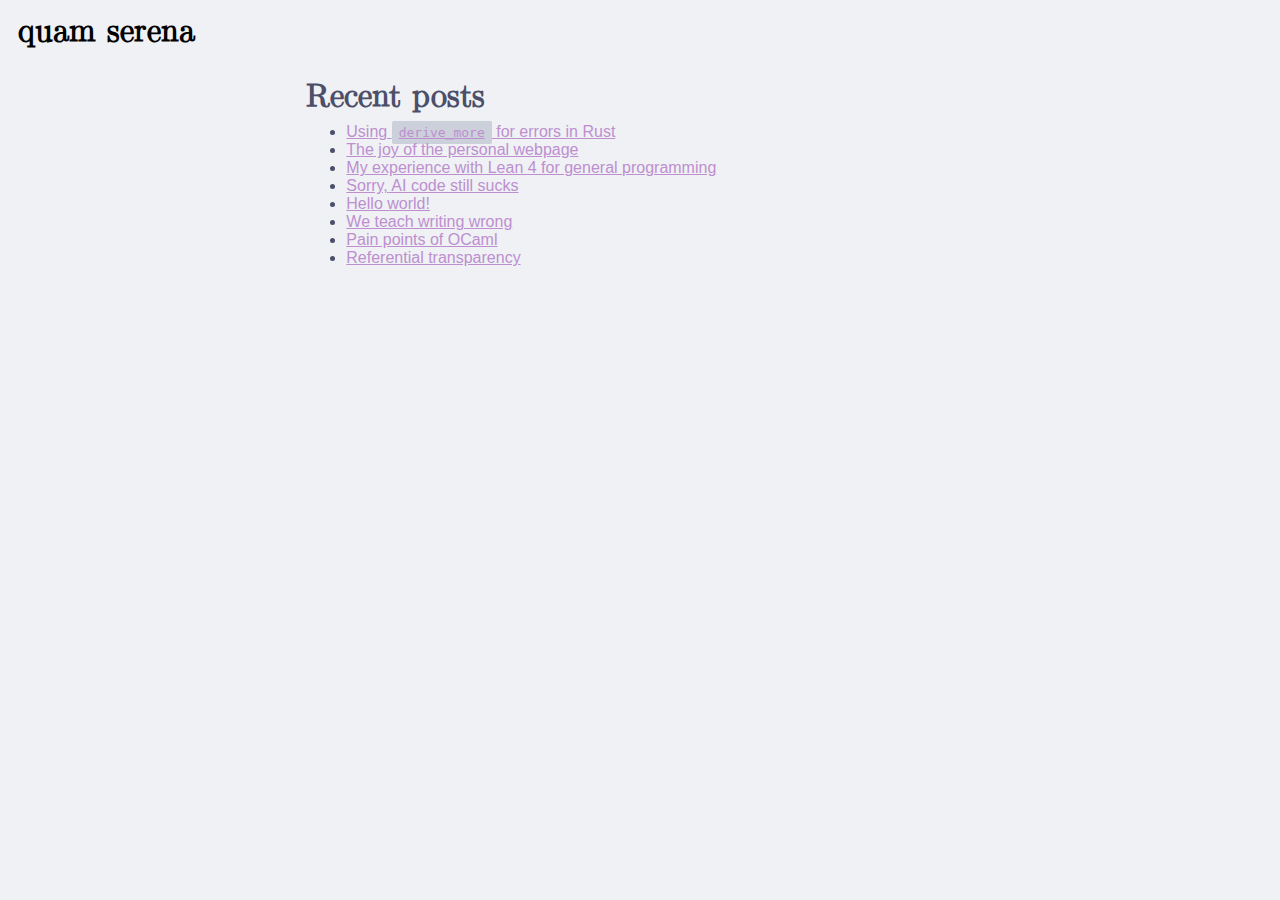
<file: index.html>
<!DOCTYPE html><html><head><meta name="viewport" content="width=device-width, height=device-height, initial-scale=1"><link rel="stylesheet" href="/main.css"><title>quam serena</title><link rel="icon" type="image/png" href="/favicon-96x96.png" sizes="96x96"><link rel="icon" type="image/svg+xml" href="/favicon.svg"><link rel="shortcut icon" href="/favicon.ico"><link rel="apple-touch-icon" sizes="180x180" href="/apple-touch-icon.png"><meta name="apple-mobile-web-app-title" content="quam serena"><link rel="manifest" href="/site.webmanifest"></head><body><header><h1><a style="all: unset; cursor: pointer" href="/">quam serena</a></h1></header><main><article><h1>Recent posts</h1><ul class="post-listing"><li><a href="2025-08-02/using-derive-more-for-errors-in-rust"><p>Using <code>derive_more</code> for errors in Rust</p>
</a></li><li><a href="2025-08-14/the-joy-of-the-personal-webpage"><p>The joy of the personal webpage</p>
</a></li><li><a href="2025-12-10/my-experience-with-lean-4-for-general-programming"><p>My experience with Lean 4 for general programming</p>
</a></li><li><a href="2025-11-13/sorry-ai-code-still-sucks"><p>Sorry, AI code still sucks</p>
</a></li><li><a href="2025-08-02/hello-world"><p>Hello world!</p>
</a></li><li><a href="2025-08-04/we-teach-writing-wrong"><p>We teach writing wrong</p>
</a></li><li><a href="2025-11-03/pain-points-of-ocaml"><p>Pain points of OCaml</p>
</a></li><li><a href="2025-11-15/referential-transparency"><p>Referential transparency</p>
</a></li></ul></article><div class="bottom-spacer"></div></main></body></html>
</file>
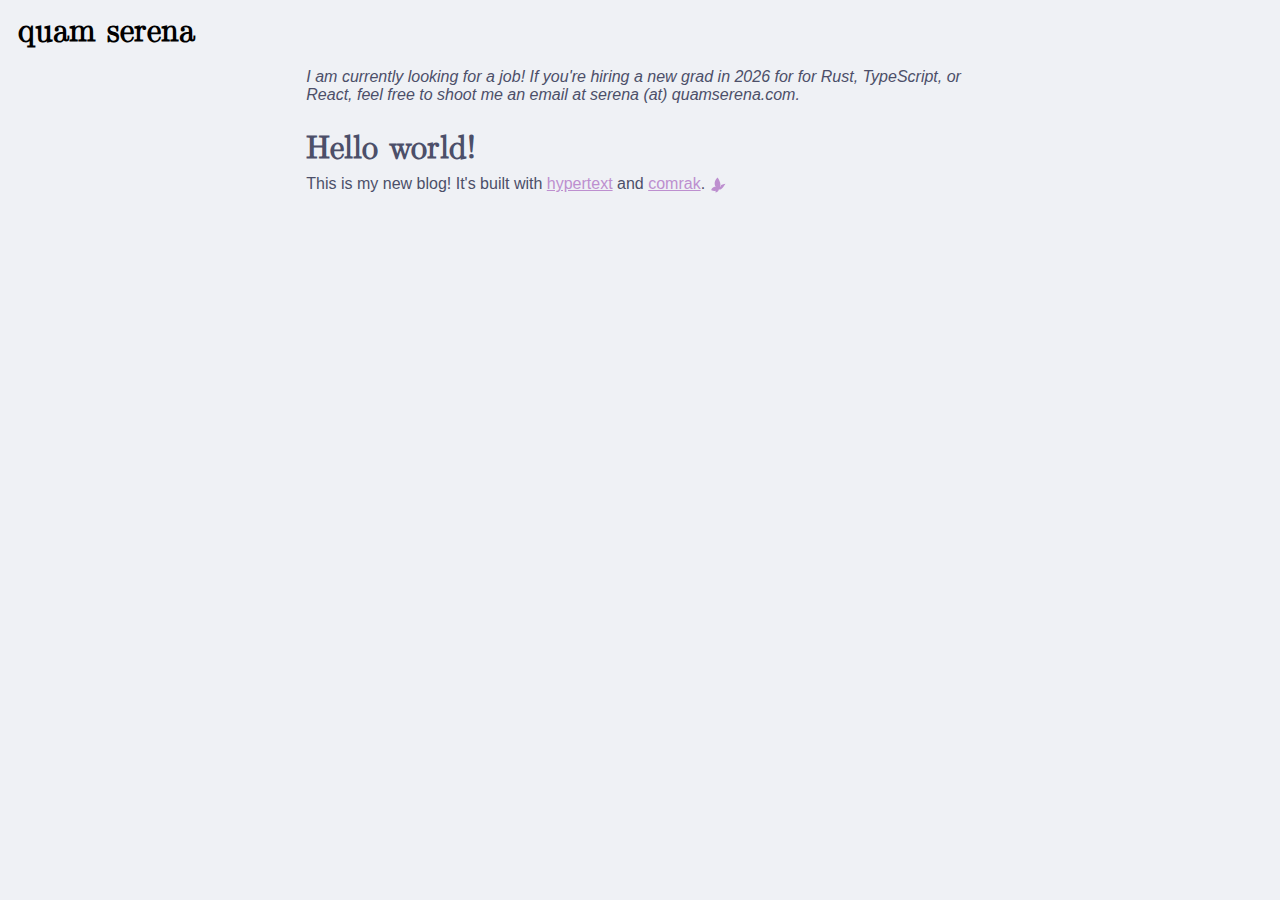
<file: 2025-08-02/hello-world.html>
<!DOCTYPE html><html><head><meta name="viewport" content="width=device-width, height=device-height, initial-scale=1"><link rel="stylesheet" href="/main.css"><title>Hello world!
</title><link rel="icon" type="image/png" href="/favicon-96x96.png" sizes="96x96"><link rel="icon" type="image/svg+xml" href="/favicon.svg"><link rel="shortcut icon" href="/favicon.ico"><link rel="apple-touch-icon" sizes="180x180" href="/apple-touch-icon.png"><meta name="apple-mobile-web-app-title" content="quam serena"><link rel="manifest" href="/site.webmanifest"></head><body><header><h1><a style="all: unset; cursor: pointer" href="/">quam serena</a></h1></header><main><article><p><em>I am currently looking for a job! If you're hiring a new grad in 2026 for for Rust, TypeScript, or React, feel free to shoot me an email at serena (at) quamserena.com.</em></p>
<h1>Hello world!</h1>
<p>This is my new blog! It's built with <a href="https://lib.rs/crates/hypertext">hypertext</a> and <a href="https://lib.rs/crates/comrak">comrak</a>.<img src="/butterfly.svg" class="butterfly qed"/></p></article><div class="bottom-spacer"></div></main></body></html>
</file>
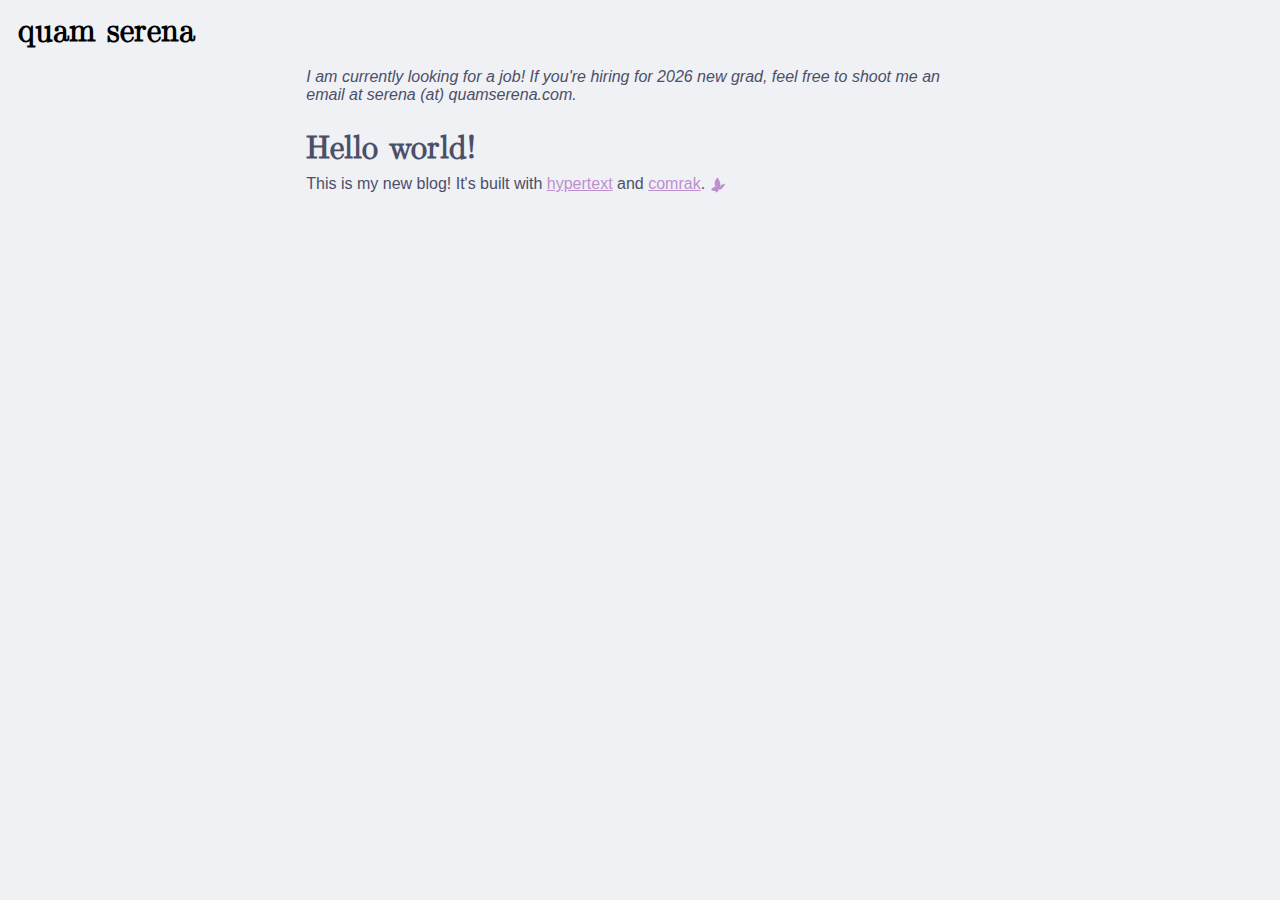
<file: 2025-08-02/i-am-currently-looking-for-a-job-if-you-re-hiring-for-2026-new-grad-feel-free-to-shoot-me-an-email-at-serena-at-quamserena-com-hello-world.html>
<!DOCTYPE html><html><head><meta name="viewport" content="width=device-width, height=device-height, initial-scale=1"><link rel="stylesheet" href="/main.css"><title>I am currently looking for a job! If you're hiring for 2026 new grad, feel free to shoot me an email at serena (at) quamserena.com. Hello world!
</title><link rel="icon" type="image/png" href="/favicon-96x96.png" sizes="96x96"><link rel="icon" type="image/svg+xml" href="/favicon.svg"><link rel="shortcut icon" href="/favicon.ico"><link rel="apple-touch-icon" sizes="180x180" href="/apple-touch-icon.png"><meta name="apple-mobile-web-app-title" content="quam serena"><link rel="manifest" href="/site.webmanifest"></head><body><header><h1><a style="all: unset; cursor: pointer" href="/">quam serena</a></h1></header><main><article><p><em>I am currently looking for a job! If you're hiring for 2026 new grad, feel free to shoot me an email at serena (at) quamserena.com.</em></p>
<h1>Hello world!</h1>
<p>This is my new blog! It's built with <a href="https://lib.rs/crates/hypertext">hypertext</a> and <a href="https://lib.rs/crates/comrak">comrak</a>.<img src="/butterfly.svg" class="butterfly qed"/></p></article><div class="bottom-spacer"></div></main></body></html>
</file>
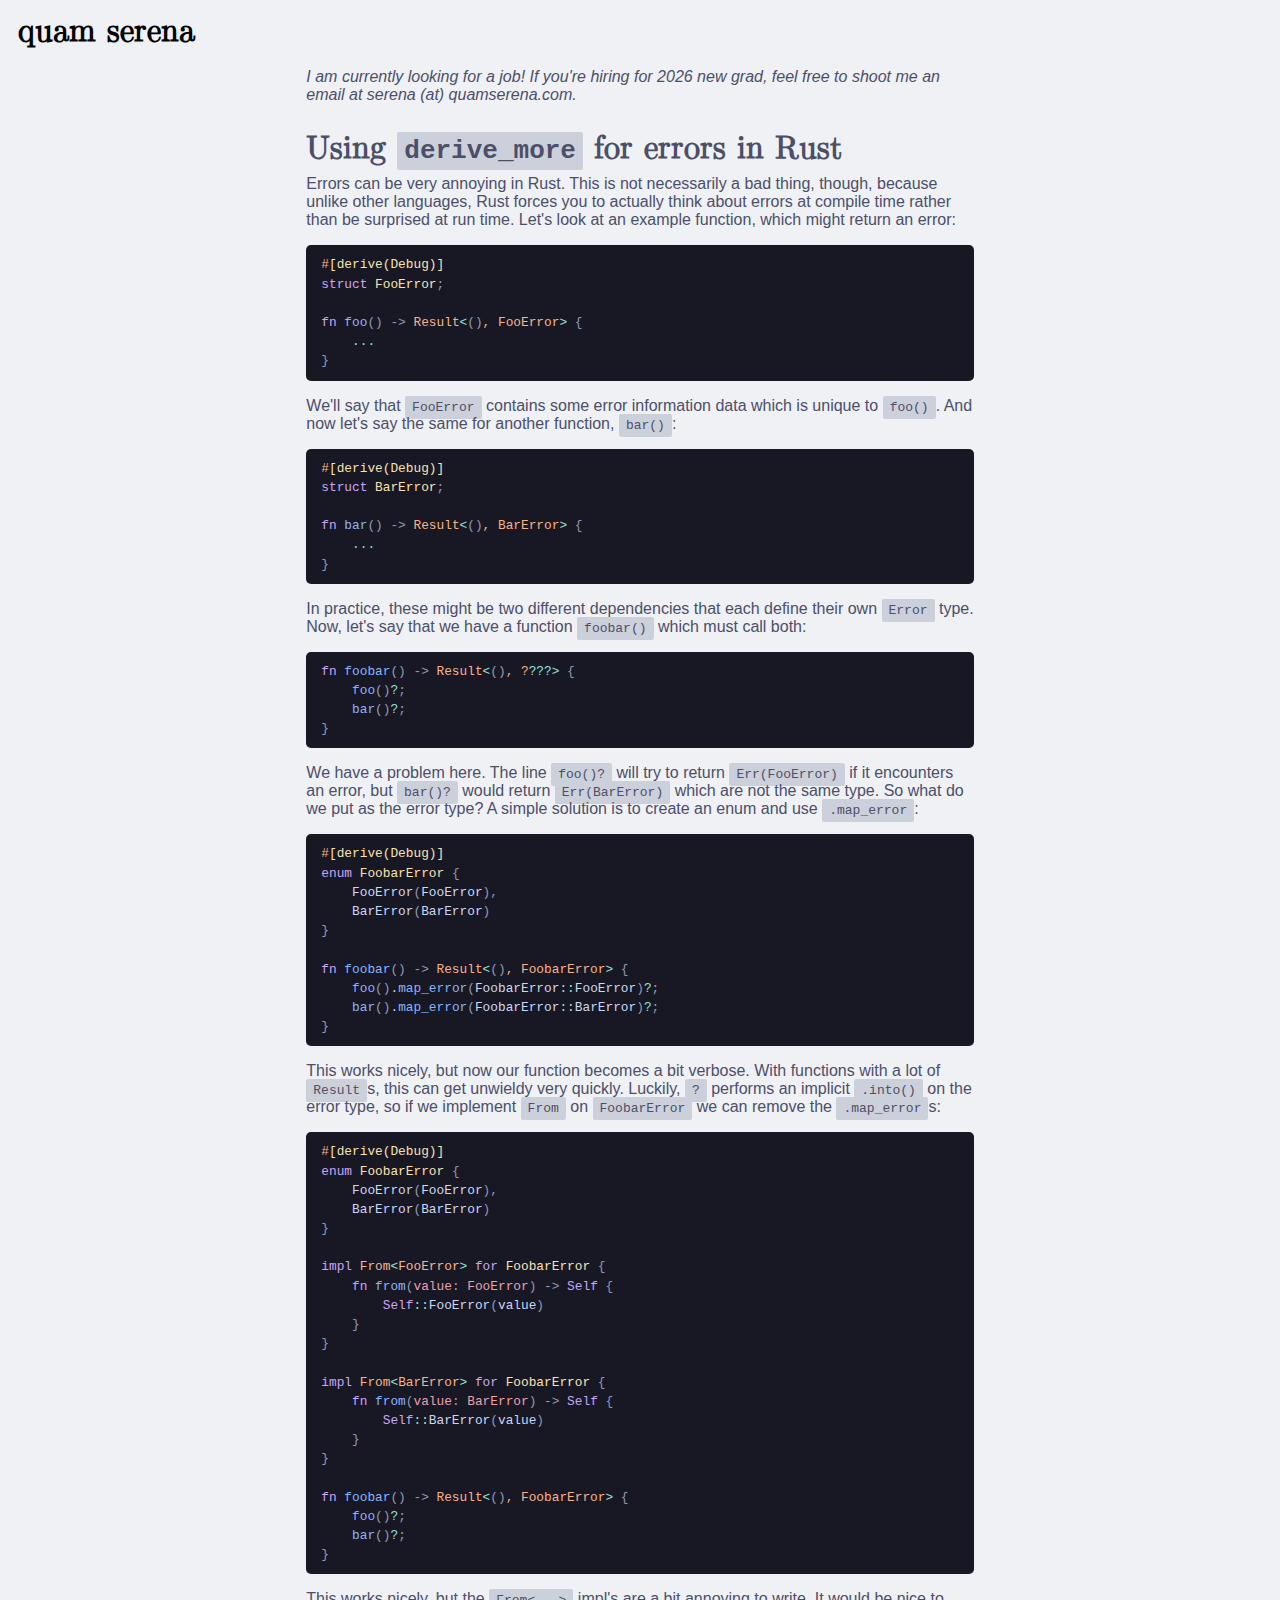
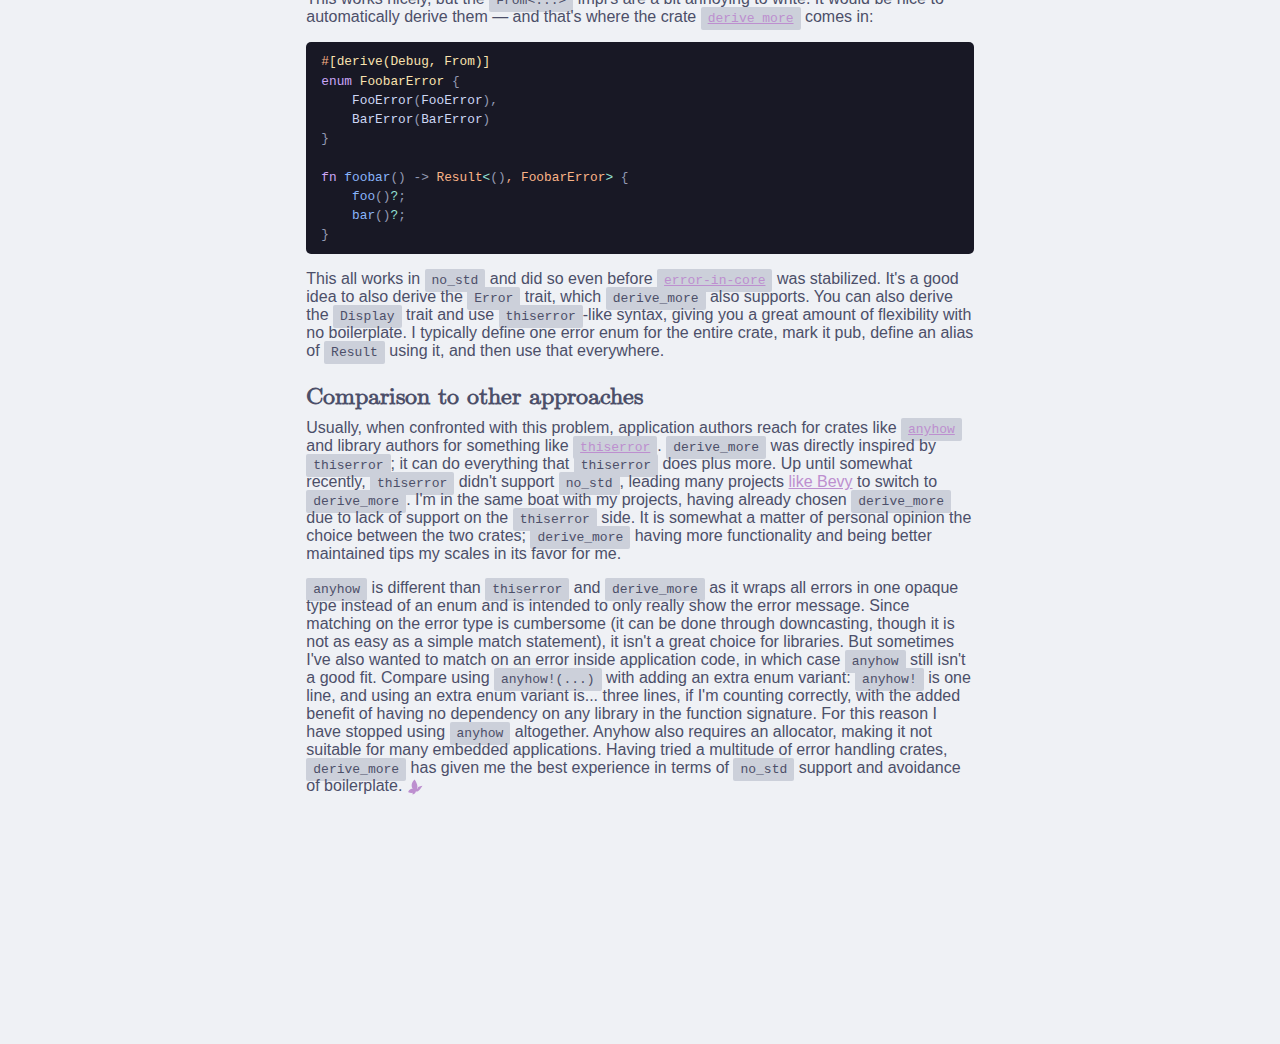
<file: 2025-08-02/i-am-currently-looking-for-a-job-if-you-re-hiring-for-2026-new-grad-feel-free-to-shoot-me-an-email-at-serena-at-quamserena-com-using-derive-more-for-errors-in-rust.html>
<!DOCTYPE html><html><head><meta name="viewport" content="width=device-width, height=device-height, initial-scale=1"><link rel="stylesheet" href="/main.css"><title>I am currently looking for a job! If you're hiring for 2026 new grad, feel free to shoot me an email at serena (at) quamserena.com. Using derive_more for errors in Rust
</title><link rel="icon" type="image/png" href="/favicon-96x96.png" sizes="96x96"><link rel="icon" type="image/svg+xml" href="/favicon.svg"><link rel="shortcut icon" href="/favicon.ico"><link rel="apple-touch-icon" sizes="180x180" href="/apple-touch-icon.png"><meta name="apple-mobile-web-app-title" content="quam serena"><link rel="manifest" href="/site.webmanifest"></head><body><header><h1><a style="all: unset; cursor: pointer" href="/">quam serena</a></h1></header><main><article><p><em>I am currently looking for a job! If you're hiring for 2026 new grad, feel free to shoot me an email at serena (at) quamserena.com.</em></p>
<h1>Using <code>derive_more</code> for errors in Rust</h1>
<p>Errors can be very annoying in Rust. This is not necessarily a bad thing, though, because unlike other languages, Rust forces you to actually think about errors at compile time rather than be surprised at run time. Let's look at an example function, which might return an error:</p>
<pre style="background-color:#1e1e2e;"><code class="language-rust"><span style="color:#fab387;">#</span><span style="color:#f9e2af;">[derive(Debug)]
</span><span style="color:#cba6f7;">struct </span><span style="color:#f9e2af;">FooError</span><span style="color:#9399b2;">;
</span><span style="color:#cdd6f4;">
</span><span style="color:#cba6f7;">fn </span><span style="color:#89b4fa;">foo</span><span style="color:#9399b2;">() -&gt; </span><span style="color:#fab387;">Result</span><span style="color:#94e2d5;">&lt;</span><span style="color:#9399b2;">()</span><span style="color:#fab387;">, FooError</span><span style="color:#94e2d5;">&gt; </span><span style="color:#9399b2;">{
</span><span style="color:#cdd6f4;">    </span><span style="color:#94e2d5;">...
</span><span style="color:#9399b2;">}
</span></code></pre>
<p>We'll say that <code>FooError</code> contains some error information data which is unique to <code>foo()</code>. And now let's say the same for another function, <code>bar()</code>:</p>
<pre style="background-color:#1e1e2e;"><code class="language-rust"><span style="color:#fab387;">#</span><span style="color:#f9e2af;">[derive(Debug)]
</span><span style="color:#cba6f7;">struct </span><span style="color:#f9e2af;">BarError</span><span style="color:#9399b2;">;
</span><span style="color:#cdd6f4;">
</span><span style="color:#cba6f7;">fn </span><span style="color:#89b4fa;">bar</span><span style="color:#9399b2;">() -&gt; </span><span style="color:#fab387;">Result</span><span style="color:#94e2d5;">&lt;</span><span style="color:#9399b2;">()</span><span style="color:#fab387;">, BarError</span><span style="color:#94e2d5;">&gt; </span><span style="color:#9399b2;">{
</span><span style="color:#cdd6f4;">    </span><span style="color:#94e2d5;">...
</span><span style="color:#9399b2;">}
</span></code></pre>
<p>In practice, these might be two different dependencies that each define their own <code>Error</code> type. Now, let's say that we have a function <code>foobar()</code> which must call both:</p>
<pre style="background-color:#1e1e2e;"><code class="language-rust"><span style="color:#cba6f7;">fn </span><span style="color:#89b4fa;">foobar</span><span style="color:#9399b2;">() -&gt; </span><span style="color:#fab387;">Result</span><span style="color:#94e2d5;">&lt;</span><span style="color:#9399b2;">()</span><span style="color:#fab387;">, ?</span><span style="color:#94e2d5;">???&gt; </span><span style="color:#9399b2;">{
</span><span style="color:#cdd6f4;">    </span><span style="color:#89b4fa;">foo</span><span style="color:#9399b2;">()</span><span style="color:#94e2d5;">?</span><span style="color:#9399b2;">;
</span><span style="color:#cdd6f4;">    </span><span style="color:#89b4fa;">bar</span><span style="color:#9399b2;">()</span><span style="color:#94e2d5;">?</span><span style="color:#9399b2;">;
</span><span style="color:#9399b2;">}
</span></code></pre>
<p>We have a problem here. The line <code>foo()?</code> will try to return <code>Err(FooError)</code> if it encounters an error, but <code>bar()?</code> would return <code>Err(BarError)</code> which are not the same type. So what do we put as the error type? A simple solution is to create an enum and use <code>.map_error</code>:</p>
<pre style="background-color:#1e1e2e;"><code class="language-rust"><span style="color:#fab387;">#</span><span style="color:#f9e2af;">[derive(Debug)]
</span><span style="color:#cba6f7;">enum </span><span style="color:#f9e2af;">FoobarError </span><span style="color:#9399b2;">{
</span><span style="color:#cdd6f4;">    FooError</span><span style="color:#9399b2;">(</span><span style="color:#cdd6f4;">FooError</span><span style="color:#9399b2;">),
</span><span style="color:#cdd6f4;">    BarError</span><span style="color:#9399b2;">(</span><span style="color:#cdd6f4;">BarError</span><span style="color:#9399b2;">)
</span><span style="color:#9399b2;">}
</span><span style="color:#cdd6f4;">
</span><span style="color:#cba6f7;">fn </span><span style="color:#89b4fa;">foobar</span><span style="color:#9399b2;">() -&gt; </span><span style="color:#fab387;">Result</span><span style="color:#94e2d5;">&lt;</span><span style="color:#9399b2;">()</span><span style="color:#fab387;">, FoobarError</span><span style="color:#94e2d5;">&gt; </span><span style="color:#9399b2;">{
</span><span style="color:#cdd6f4;">    </span><span style="color:#89b4fa;">foo</span><span style="color:#9399b2;">()</span><span style="color:#cdd6f4;">.</span><span style="color:#89b4fa;">map_error</span><span style="color:#9399b2;">(</span><span style="color:#cdd6f4;">FoobarError</span><span style="color:#94e2d5;">::</span><span style="color:#cdd6f4;">FooError</span><span style="color:#9399b2;">)</span><span style="color:#94e2d5;">?</span><span style="color:#9399b2;">;
</span><span style="color:#cdd6f4;">    </span><span style="color:#89b4fa;">bar</span><span style="color:#9399b2;">()</span><span style="color:#cdd6f4;">.</span><span style="color:#89b4fa;">map_error</span><span style="color:#9399b2;">(</span><span style="color:#cdd6f4;">FoobarError</span><span style="color:#94e2d5;">::</span><span style="color:#cdd6f4;">BarError</span><span style="color:#9399b2;">)</span><span style="color:#94e2d5;">?</span><span style="color:#9399b2;">;
</span><span style="color:#9399b2;">}
</span></code></pre>
<p>This works nicely, but now our function becomes a bit verbose. With functions with a lot of <code>Result</code>s, this can get unwieldy very quickly. Luckily, <code>?</code> performs an implicit <code>.into()</code> on the error type, so if we implement <code>From</code> on <code>FoobarError</code> we can remove the <code>.map_error</code>s:</p>
<pre style="background-color:#1e1e2e;"><code class="language-rust"><span style="color:#fab387;">#</span><span style="color:#f9e2af;">[derive(Debug)]
</span><span style="color:#cba6f7;">enum </span><span style="color:#f9e2af;">FoobarError </span><span style="color:#9399b2;">{
</span><span style="color:#cdd6f4;">    FooError</span><span style="color:#9399b2;">(</span><span style="color:#cdd6f4;">FooError</span><span style="color:#9399b2;">),
</span><span style="color:#cdd6f4;">    BarError</span><span style="color:#9399b2;">(</span><span style="color:#cdd6f4;">BarError</span><span style="color:#9399b2;">)
</span><span style="color:#9399b2;">}
</span><span style="color:#cdd6f4;">
</span><span style="color:#cba6f7;">impl </span><span style="color:#fab387;">From</span><span style="color:#94e2d5;">&lt;</span><span style="color:#fab387;">FooError</span><span style="color:#94e2d5;">&gt; </span><span style="color:#cba6f7;">for </span><span style="color:#f9e2af;">FoobarError </span><span style="color:#9399b2;">{
</span><span style="color:#cdd6f4;">    </span><span style="color:#cba6f7;">fn </span><span style="color:#89b4fa;">from</span><span style="color:#9399b2;">(</span><span style="color:#eba0ac;">value</span><span style="color:#9399b2;">:</span><span style="color:#eba0ac;"> FooError</span><span style="color:#9399b2;">) -&gt; </span><span style="color:#cba6f7;">Self </span><span style="color:#9399b2;">{
</span><span style="color:#cdd6f4;">        </span><span style="color:#cba6f7;">Self</span><span style="color:#94e2d5;">::</span><span style="color:#cdd6f4;">FooError</span><span style="color:#9399b2;">(</span><span style="color:#cdd6f4;">value</span><span style="color:#9399b2;">)
</span><span style="color:#cdd6f4;">    </span><span style="color:#9399b2;">}
</span><span style="color:#9399b2;">}
</span><span style="color:#cdd6f4;">
</span><span style="color:#cba6f7;">impl </span><span style="color:#fab387;">From</span><span style="color:#94e2d5;">&lt;</span><span style="color:#fab387;">BarError</span><span style="color:#94e2d5;">&gt; </span><span style="color:#cba6f7;">for </span><span style="color:#f9e2af;">FoobarError </span><span style="color:#9399b2;">{
</span><span style="color:#cdd6f4;">    </span><span style="color:#cba6f7;">fn </span><span style="color:#89b4fa;">from</span><span style="color:#9399b2;">(</span><span style="color:#eba0ac;">value</span><span style="color:#9399b2;">:</span><span style="color:#eba0ac;"> BarError</span><span style="color:#9399b2;">) -&gt; </span><span style="color:#cba6f7;">Self </span><span style="color:#9399b2;">{
</span><span style="color:#cdd6f4;">        </span><span style="color:#cba6f7;">Self</span><span style="color:#94e2d5;">::</span><span style="color:#cdd6f4;">BarError</span><span style="color:#9399b2;">(</span><span style="color:#cdd6f4;">value</span><span style="color:#9399b2;">)
</span><span style="color:#cdd6f4;">    </span><span style="color:#9399b2;">}
</span><span style="color:#9399b2;">}
</span><span style="color:#cdd6f4;">
</span><span style="color:#cba6f7;">fn </span><span style="color:#89b4fa;">foobar</span><span style="color:#9399b2;">() -&gt; </span><span style="color:#fab387;">Result</span><span style="color:#94e2d5;">&lt;</span><span style="color:#9399b2;">()</span><span style="color:#fab387;">, FoobarError</span><span style="color:#94e2d5;">&gt; </span><span style="color:#9399b2;">{
</span><span style="color:#cdd6f4;">    </span><span style="color:#89b4fa;">foo</span><span style="color:#9399b2;">()</span><span style="color:#94e2d5;">?</span><span style="color:#9399b2;">;
</span><span style="color:#cdd6f4;">    </span><span style="color:#89b4fa;">bar</span><span style="color:#9399b2;">()</span><span style="color:#94e2d5;">?</span><span style="color:#9399b2;">;
</span><span style="color:#9399b2;">}
</span></code></pre>
<p>This works nicely, but the <code>From&lt;...&gt;</code> impl's are a bit annoying to write. It would be nice to automatically derive them — and that's where the crate <a href="https://lib.rs/crates/derive_more"><code>derive_more</code></a> comes in:</p>
<pre style="background-color:#1e1e2e;"><code class="language-rust"><span style="color:#fab387;">#</span><span style="color:#f9e2af;">[derive(Debug, From)]
</span><span style="color:#cba6f7;">enum </span><span style="color:#f9e2af;">FoobarError </span><span style="color:#9399b2;">{
</span><span style="color:#cdd6f4;">    FooError</span><span style="color:#9399b2;">(</span><span style="color:#cdd6f4;">FooError</span><span style="color:#9399b2;">),
</span><span style="color:#cdd6f4;">    BarError</span><span style="color:#9399b2;">(</span><span style="color:#cdd6f4;">BarError</span><span style="color:#9399b2;">)
</span><span style="color:#9399b2;">}
</span><span style="color:#cdd6f4;">
</span><span style="color:#cba6f7;">fn </span><span style="color:#89b4fa;">foobar</span><span style="color:#9399b2;">() -&gt; </span><span style="color:#fab387;">Result</span><span style="color:#94e2d5;">&lt;</span><span style="color:#9399b2;">()</span><span style="color:#fab387;">, FoobarError</span><span style="color:#94e2d5;">&gt; </span><span style="color:#9399b2;">{
</span><span style="color:#cdd6f4;">    </span><span style="color:#89b4fa;">foo</span><span style="color:#9399b2;">()</span><span style="color:#94e2d5;">?</span><span style="color:#9399b2;">;
</span><span style="color:#cdd6f4;">    </span><span style="color:#89b4fa;">bar</span><span style="color:#9399b2;">()</span><span style="color:#94e2d5;">?</span><span style="color:#9399b2;">;
</span><span style="color:#9399b2;">}
</span></code></pre>
<p>This all works in <code>no_std</code> and did so even before <a href="https://github.com/rust-lang/rust/issues/103765#issuecomment-2155244052"><code>error-in-core</code></a> was stabilized. It's a good idea to also derive the <code>Error</code> trait, which <code>derive_more</code> also supports. You can also derive the <code>Display</code> trait and use <code>thiserror</code>-like syntax, giving you a great amount of flexibility with no boilerplate. I typically define one error enum for the entire crate, mark it pub, define an alias of <code>Result</code> using it, and then use that everywhere.</p>
<h2>Comparison to other approaches</h2>
<p>Usually, when confronted with this problem, application authors reach for crates like <a href="https://lib.rs/crates/anyhow"><code>anyhow</code></a> and library authors for something like <a href="https://lib.rs/crates/thiserror"><code>thiserror</code></a>. <code>derive_more</code> was directly inspired by <code>thiserror</code>; it can do everything that <code>thiserror</code> does plus more. Up until somewhat recently, <code>thiserror</code> didn't support <code>no_std</code>, leading many projects <a href="https://github.com/bevyengine/bevy/issues/15460">like Bevy</a> to switch to <code>derive_more</code>. I'm in the same boat with my projects, having already chosen <code>derive_more</code> due to lack of support on the <code>thiserror</code> side. It is somewhat a matter of personal opinion the choice between the two crates; <code>derive_more</code> having more functionality and being better maintained tips my scales in its favor for me.</p>
<p><code>anyhow</code> is different than <code>thiserror</code> and <code>derive_more</code> as it wraps all errors in one opaque type instead of an enum and is intended to only really show the error message. Since matching on the error type is cumbersome (it can be done through downcasting, though it is not as easy as a simple match statement), it isn't a great choice for libraries. But sometimes I've also wanted to match on an error inside application code, in which case <code>anyhow</code> still isn't a good fit. Compare using <code>anyhow!(...)</code> with adding an extra enum variant: <code>anyhow!</code> is one line, and using an extra enum variant is... three lines, if I'm counting correctly, with the added benefit of having no dependency on any library in the function signature. For this reason I have stopped using <code>anyhow</code> altogether. Anyhow also requires an allocator, making it not suitable for many embedded applications. Having tried a multitude of error handling crates, <code>derive_more</code> has given me the best experience in terms of <code>no_std</code> support and avoidance of boilerplate.<img src="/butterfly.svg" class="butterfly qed"/></p></article><div class="bottom-spacer"></div></main></body></html>
</file>
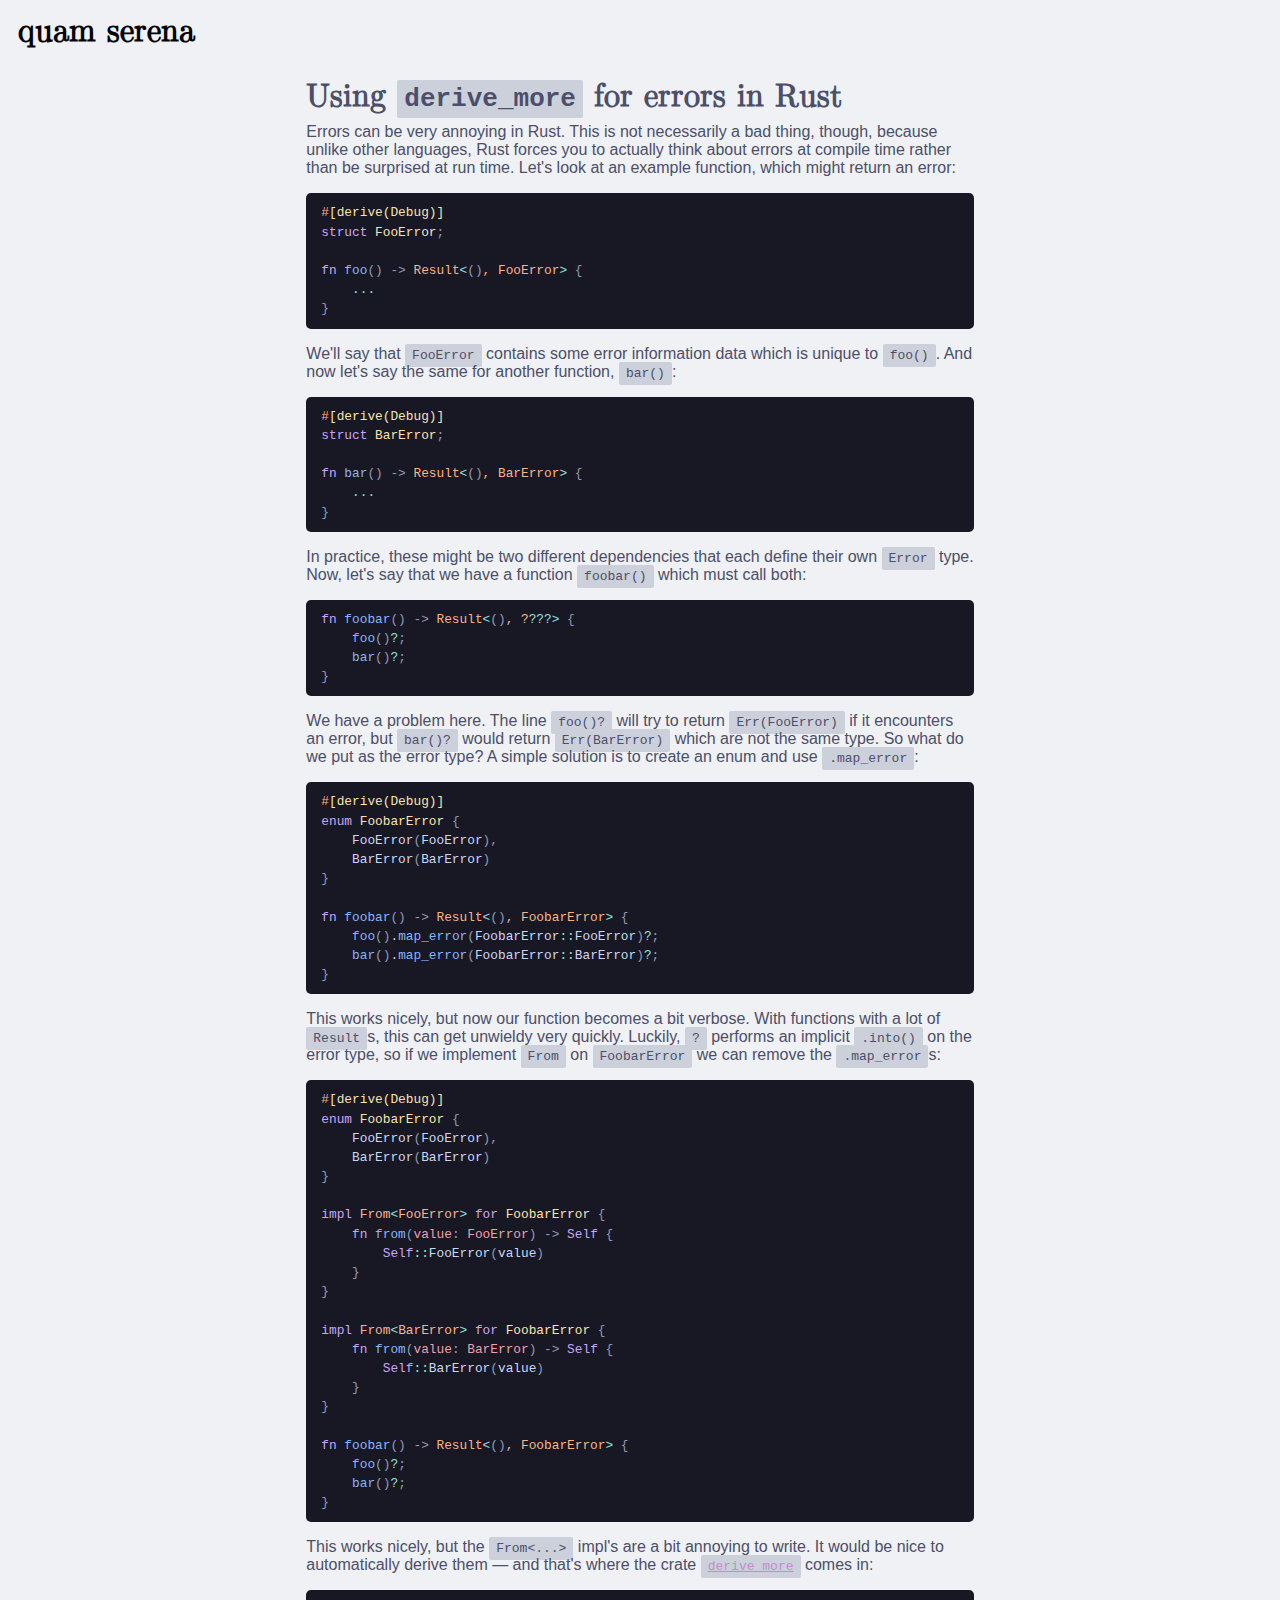
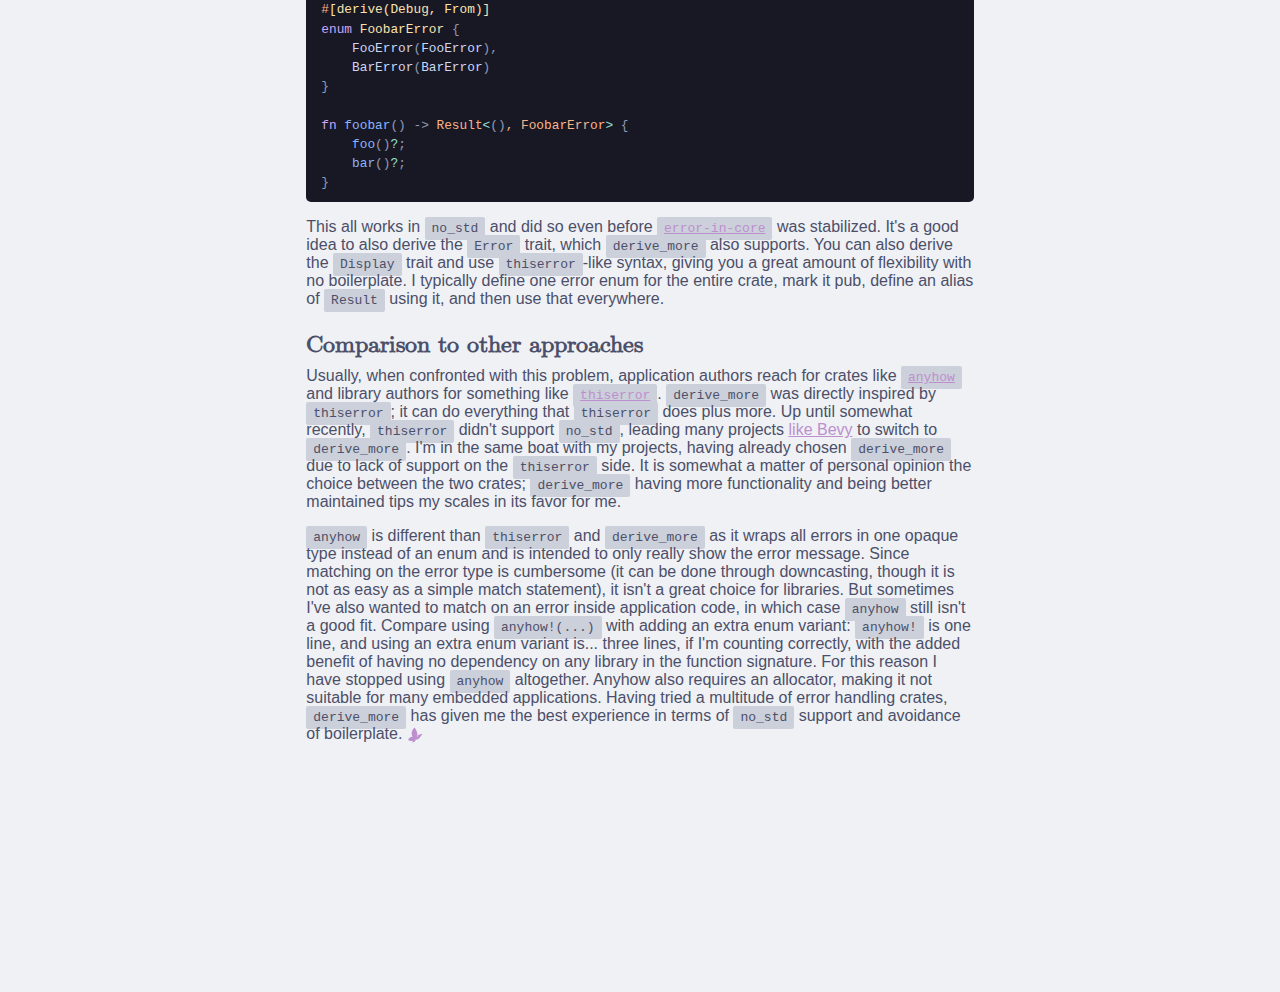
<file: 2025-08-02/using-derive-more-for-errors-in-rust.html>
<!DOCTYPE html><html><head><meta name="viewport" content="width=device-width, height=device-height, initial-scale=1"><link rel="stylesheet" href="/main.css"><title>Using derive_more for errors in Rust
</title><link rel="icon" type="image/png" href="/favicon-96x96.png" sizes="96x96"><link rel="icon" type="image/svg+xml" href="/favicon.svg"><link rel="shortcut icon" href="/favicon.ico"><link rel="apple-touch-icon" sizes="180x180" href="/apple-touch-icon.png"><meta name="apple-mobile-web-app-title" content="quam serena"><link rel="manifest" href="/site.webmanifest"></head><body><header><h1><a style="all: unset; cursor: pointer" href="/">quam serena</a></h1></header><main><article><h1>Using <code>derive_more</code> for errors in Rust</h1>
<p>Errors can be very annoying in Rust. This is not necessarily a bad thing, though, because unlike other languages, Rust forces you to actually think about errors at compile time rather than be surprised at run time. Let's look at an example function, which might return an error:</p>
<pre style="background-color:#1e1e2e;"><code class="language-rust"><span style="color:#fab387;">#</span><span style="color:#f9e2af;">[derive(Debug)]
</span><span style="color:#cba6f7;">struct </span><span style="color:#f9e2af;">FooError</span><span style="color:#9399b2;">;
</span><span style="color:#cdd6f4;">
</span><span style="color:#cba6f7;">fn </span><span style="color:#89b4fa;">foo</span><span style="color:#9399b2;">() -&gt; </span><span style="color:#fab387;">Result</span><span style="color:#94e2d5;">&lt;</span><span style="color:#9399b2;">()</span><span style="color:#fab387;">, FooError</span><span style="color:#94e2d5;">&gt; </span><span style="color:#9399b2;">{
</span><span style="color:#cdd6f4;">    </span><span style="color:#94e2d5;">...
</span><span style="color:#9399b2;">}
</span></code></pre>
<p>We'll say that <code>FooError</code> contains some error information data which is unique to <code>foo()</code>. And now let's say the same for another function, <code>bar()</code>:</p>
<pre style="background-color:#1e1e2e;"><code class="language-rust"><span style="color:#fab387;">#</span><span style="color:#f9e2af;">[derive(Debug)]
</span><span style="color:#cba6f7;">struct </span><span style="color:#f9e2af;">BarError</span><span style="color:#9399b2;">;
</span><span style="color:#cdd6f4;">
</span><span style="color:#cba6f7;">fn </span><span style="color:#89b4fa;">bar</span><span style="color:#9399b2;">() -&gt; </span><span style="color:#fab387;">Result</span><span style="color:#94e2d5;">&lt;</span><span style="color:#9399b2;">()</span><span style="color:#fab387;">, BarError</span><span style="color:#94e2d5;">&gt; </span><span style="color:#9399b2;">{
</span><span style="color:#cdd6f4;">    </span><span style="color:#94e2d5;">...
</span><span style="color:#9399b2;">}
</span></code></pre>
<p>In practice, these might be two different dependencies that each define their own <code>Error</code> type. Now, let's say that we have a function <code>foobar()</code> which must call both:</p>
<pre style="background-color:#1e1e2e;"><code class="language-rust"><span style="color:#cba6f7;">fn </span><span style="color:#89b4fa;">foobar</span><span style="color:#9399b2;">() -&gt; </span><span style="color:#fab387;">Result</span><span style="color:#94e2d5;">&lt;</span><span style="color:#9399b2;">()</span><span style="color:#fab387;">, ?</span><span style="color:#94e2d5;">???&gt; </span><span style="color:#9399b2;">{
</span><span style="color:#cdd6f4;">    </span><span style="color:#89b4fa;">foo</span><span style="color:#9399b2;">()</span><span style="color:#94e2d5;">?</span><span style="color:#9399b2;">;
</span><span style="color:#cdd6f4;">    </span><span style="color:#89b4fa;">bar</span><span style="color:#9399b2;">()</span><span style="color:#94e2d5;">?</span><span style="color:#9399b2;">;
</span><span style="color:#9399b2;">}
</span></code></pre>
<p>We have a problem here. The line <code>foo()?</code> will try to return <code>Err(FooError)</code> if it encounters an error, but <code>bar()?</code> would return <code>Err(BarError)</code> which are not the same type. So what do we put as the error type? A simple solution is to create an enum and use <code>.map_error</code>:</p>
<pre style="background-color:#1e1e2e;"><code class="language-rust"><span style="color:#fab387;">#</span><span style="color:#f9e2af;">[derive(Debug)]
</span><span style="color:#cba6f7;">enum </span><span style="color:#f9e2af;">FoobarError </span><span style="color:#9399b2;">{
</span><span style="color:#cdd6f4;">    FooError</span><span style="color:#9399b2;">(</span><span style="color:#cdd6f4;">FooError</span><span style="color:#9399b2;">),
</span><span style="color:#cdd6f4;">    BarError</span><span style="color:#9399b2;">(</span><span style="color:#cdd6f4;">BarError</span><span style="color:#9399b2;">)
</span><span style="color:#9399b2;">}
</span><span style="color:#cdd6f4;">
</span><span style="color:#cba6f7;">fn </span><span style="color:#89b4fa;">foobar</span><span style="color:#9399b2;">() -&gt; </span><span style="color:#fab387;">Result</span><span style="color:#94e2d5;">&lt;</span><span style="color:#9399b2;">()</span><span style="color:#fab387;">, FoobarError</span><span style="color:#94e2d5;">&gt; </span><span style="color:#9399b2;">{
</span><span style="color:#cdd6f4;">    </span><span style="color:#89b4fa;">foo</span><span style="color:#9399b2;">()</span><span style="color:#cdd6f4;">.</span><span style="color:#89b4fa;">map_error</span><span style="color:#9399b2;">(</span><span style="color:#cdd6f4;">FoobarError</span><span style="color:#94e2d5;">::</span><span style="color:#cdd6f4;">FooError</span><span style="color:#9399b2;">)</span><span style="color:#94e2d5;">?</span><span style="color:#9399b2;">;
</span><span style="color:#cdd6f4;">    </span><span style="color:#89b4fa;">bar</span><span style="color:#9399b2;">()</span><span style="color:#cdd6f4;">.</span><span style="color:#89b4fa;">map_error</span><span style="color:#9399b2;">(</span><span style="color:#cdd6f4;">FoobarError</span><span style="color:#94e2d5;">::</span><span style="color:#cdd6f4;">BarError</span><span style="color:#9399b2;">)</span><span style="color:#94e2d5;">?</span><span style="color:#9399b2;">;
</span><span style="color:#9399b2;">}
</span></code></pre>
<p>This works nicely, but now our function becomes a bit verbose. With functions with a lot of <code>Result</code>s, this can get unwieldy very quickly. Luckily, <code>?</code> performs an implicit <code>.into()</code> on the error type, so if we implement <code>From</code> on <code>FoobarError</code> we can remove the <code>.map_error</code>s:</p>
<pre style="background-color:#1e1e2e;"><code class="language-rust"><span style="color:#fab387;">#</span><span style="color:#f9e2af;">[derive(Debug)]
</span><span style="color:#cba6f7;">enum </span><span style="color:#f9e2af;">FoobarError </span><span style="color:#9399b2;">{
</span><span style="color:#cdd6f4;">    FooError</span><span style="color:#9399b2;">(</span><span style="color:#cdd6f4;">FooError</span><span style="color:#9399b2;">),
</span><span style="color:#cdd6f4;">    BarError</span><span style="color:#9399b2;">(</span><span style="color:#cdd6f4;">BarError</span><span style="color:#9399b2;">)
</span><span style="color:#9399b2;">}
</span><span style="color:#cdd6f4;">
</span><span style="color:#cba6f7;">impl </span><span style="color:#fab387;">From</span><span style="color:#94e2d5;">&lt;</span><span style="color:#fab387;">FooError</span><span style="color:#94e2d5;">&gt; </span><span style="color:#cba6f7;">for </span><span style="color:#f9e2af;">FoobarError </span><span style="color:#9399b2;">{
</span><span style="color:#cdd6f4;">    </span><span style="color:#cba6f7;">fn </span><span style="color:#89b4fa;">from</span><span style="color:#9399b2;">(</span><span style="color:#eba0ac;">value</span><span style="color:#9399b2;">:</span><span style="color:#eba0ac;"> FooError</span><span style="color:#9399b2;">) -&gt; </span><span style="color:#cba6f7;">Self </span><span style="color:#9399b2;">{
</span><span style="color:#cdd6f4;">        </span><span style="color:#cba6f7;">Self</span><span style="color:#94e2d5;">::</span><span style="color:#cdd6f4;">FooError</span><span style="color:#9399b2;">(</span><span style="color:#cdd6f4;">value</span><span style="color:#9399b2;">)
</span><span style="color:#cdd6f4;">    </span><span style="color:#9399b2;">}
</span><span style="color:#9399b2;">}
</span><span style="color:#cdd6f4;">
</span><span style="color:#cba6f7;">impl </span><span style="color:#fab387;">From</span><span style="color:#94e2d5;">&lt;</span><span style="color:#fab387;">BarError</span><span style="color:#94e2d5;">&gt; </span><span style="color:#cba6f7;">for </span><span style="color:#f9e2af;">FoobarError </span><span style="color:#9399b2;">{
</span><span style="color:#cdd6f4;">    </span><span style="color:#cba6f7;">fn </span><span style="color:#89b4fa;">from</span><span style="color:#9399b2;">(</span><span style="color:#eba0ac;">value</span><span style="color:#9399b2;">:</span><span style="color:#eba0ac;"> BarError</span><span style="color:#9399b2;">) -&gt; </span><span style="color:#cba6f7;">Self </span><span style="color:#9399b2;">{
</span><span style="color:#cdd6f4;">        </span><span style="color:#cba6f7;">Self</span><span style="color:#94e2d5;">::</span><span style="color:#cdd6f4;">BarError</span><span style="color:#9399b2;">(</span><span style="color:#cdd6f4;">value</span><span style="color:#9399b2;">)
</span><span style="color:#cdd6f4;">    </span><span style="color:#9399b2;">}
</span><span style="color:#9399b2;">}
</span><span style="color:#cdd6f4;">
</span><span style="color:#cba6f7;">fn </span><span style="color:#89b4fa;">foobar</span><span style="color:#9399b2;">() -&gt; </span><span style="color:#fab387;">Result</span><span style="color:#94e2d5;">&lt;</span><span style="color:#9399b2;">()</span><span style="color:#fab387;">, FoobarError</span><span style="color:#94e2d5;">&gt; </span><span style="color:#9399b2;">{
</span><span style="color:#cdd6f4;">    </span><span style="color:#89b4fa;">foo</span><span style="color:#9399b2;">()</span><span style="color:#94e2d5;">?</span><span style="color:#9399b2;">;
</span><span style="color:#cdd6f4;">    </span><span style="color:#89b4fa;">bar</span><span style="color:#9399b2;">()</span><span style="color:#94e2d5;">?</span><span style="color:#9399b2;">;
</span><span style="color:#9399b2;">}
</span></code></pre>
<p>This works nicely, but the <code>From&lt;...&gt;</code> impl's are a bit annoying to write. It would be nice to automatically derive them — and that's where the crate <a href="https://lib.rs/crates/derive_more"><code>derive_more</code></a> comes in:</p>
<pre style="background-color:#1e1e2e;"><code class="language-rust"><span style="color:#fab387;">#</span><span style="color:#f9e2af;">[derive(Debug, From)]
</span><span style="color:#cba6f7;">enum </span><span style="color:#f9e2af;">FoobarError </span><span style="color:#9399b2;">{
</span><span style="color:#cdd6f4;">    FooError</span><span style="color:#9399b2;">(</span><span style="color:#cdd6f4;">FooError</span><span style="color:#9399b2;">),
</span><span style="color:#cdd6f4;">    BarError</span><span style="color:#9399b2;">(</span><span style="color:#cdd6f4;">BarError</span><span style="color:#9399b2;">)
</span><span style="color:#9399b2;">}
</span><span style="color:#cdd6f4;">
</span><span style="color:#cba6f7;">fn </span><span style="color:#89b4fa;">foobar</span><span style="color:#9399b2;">() -&gt; </span><span style="color:#fab387;">Result</span><span style="color:#94e2d5;">&lt;</span><span style="color:#9399b2;">()</span><span style="color:#fab387;">, FoobarError</span><span style="color:#94e2d5;">&gt; </span><span style="color:#9399b2;">{
</span><span style="color:#cdd6f4;">    </span><span style="color:#89b4fa;">foo</span><span style="color:#9399b2;">()</span><span style="color:#94e2d5;">?</span><span style="color:#9399b2;">;
</span><span style="color:#cdd6f4;">    </span><span style="color:#89b4fa;">bar</span><span style="color:#9399b2;">()</span><span style="color:#94e2d5;">?</span><span style="color:#9399b2;">;
</span><span style="color:#9399b2;">}
</span></code></pre>
<p>This all works in <code>no_std</code> and did so even before <a href="https://github.com/rust-lang/rust/issues/103765#issuecomment-2155244052"><code>error-in-core</code></a> was stabilized. It's a good idea to also derive the <code>Error</code> trait, which <code>derive_more</code> also supports. You can also derive the <code>Display</code> trait and use <code>thiserror</code>-like syntax, giving you a great amount of flexibility with no boilerplate. I typically define one error enum for the entire crate, mark it pub, define an alias of <code>Result</code> using it, and then use that everywhere.</p>
<h2>Comparison to other approaches</h2>
<p>Usually, when confronted with this problem, application authors reach for crates like <a href="https://lib.rs/crates/anyhow"><code>anyhow</code></a> and library authors for something like <a href="https://lib.rs/crates/thiserror"><code>thiserror</code></a>. <code>derive_more</code> was directly inspired by <code>thiserror</code>; it can do everything that <code>thiserror</code> does plus more. Up until somewhat recently, <code>thiserror</code> didn't support <code>no_std</code>, leading many projects <a href="https://github.com/bevyengine/bevy/issues/15460">like Bevy</a> to switch to <code>derive_more</code>. I'm in the same boat with my projects, having already chosen <code>derive_more</code> due to lack of support on the <code>thiserror</code> side. It is somewhat a matter of personal opinion the choice between the two crates; <code>derive_more</code> having more functionality and being better maintained tips my scales in its favor for me.</p>
<p><code>anyhow</code> is different than <code>thiserror</code> and <code>derive_more</code> as it wraps all errors in one opaque type instead of an enum and is intended to only really show the error message. Since matching on the error type is cumbersome (it can be done through downcasting, though it is not as easy as a simple match statement), it isn't a great choice for libraries. But sometimes I've also wanted to match on an error inside application code, in which case <code>anyhow</code> still isn't a good fit. Compare using <code>anyhow!(...)</code> with adding an extra enum variant: <code>anyhow!</code> is one line, and using an extra enum variant is... three lines, if I'm counting correctly, with the added benefit of having no dependency on any library in the function signature. For this reason I have stopped using <code>anyhow</code> altogether. Anyhow also requires an allocator, making it not suitable for many embedded applications. Having tried a multitude of error handling crates, <code>derive_more</code> has given me the best experience in terms of <code>no_std</code> support and avoidance of boilerplate.<img src="/butterfly.svg" class="butterfly qed"/></p></article><div class="bottom-spacer"></div></main></body></html>
</file>
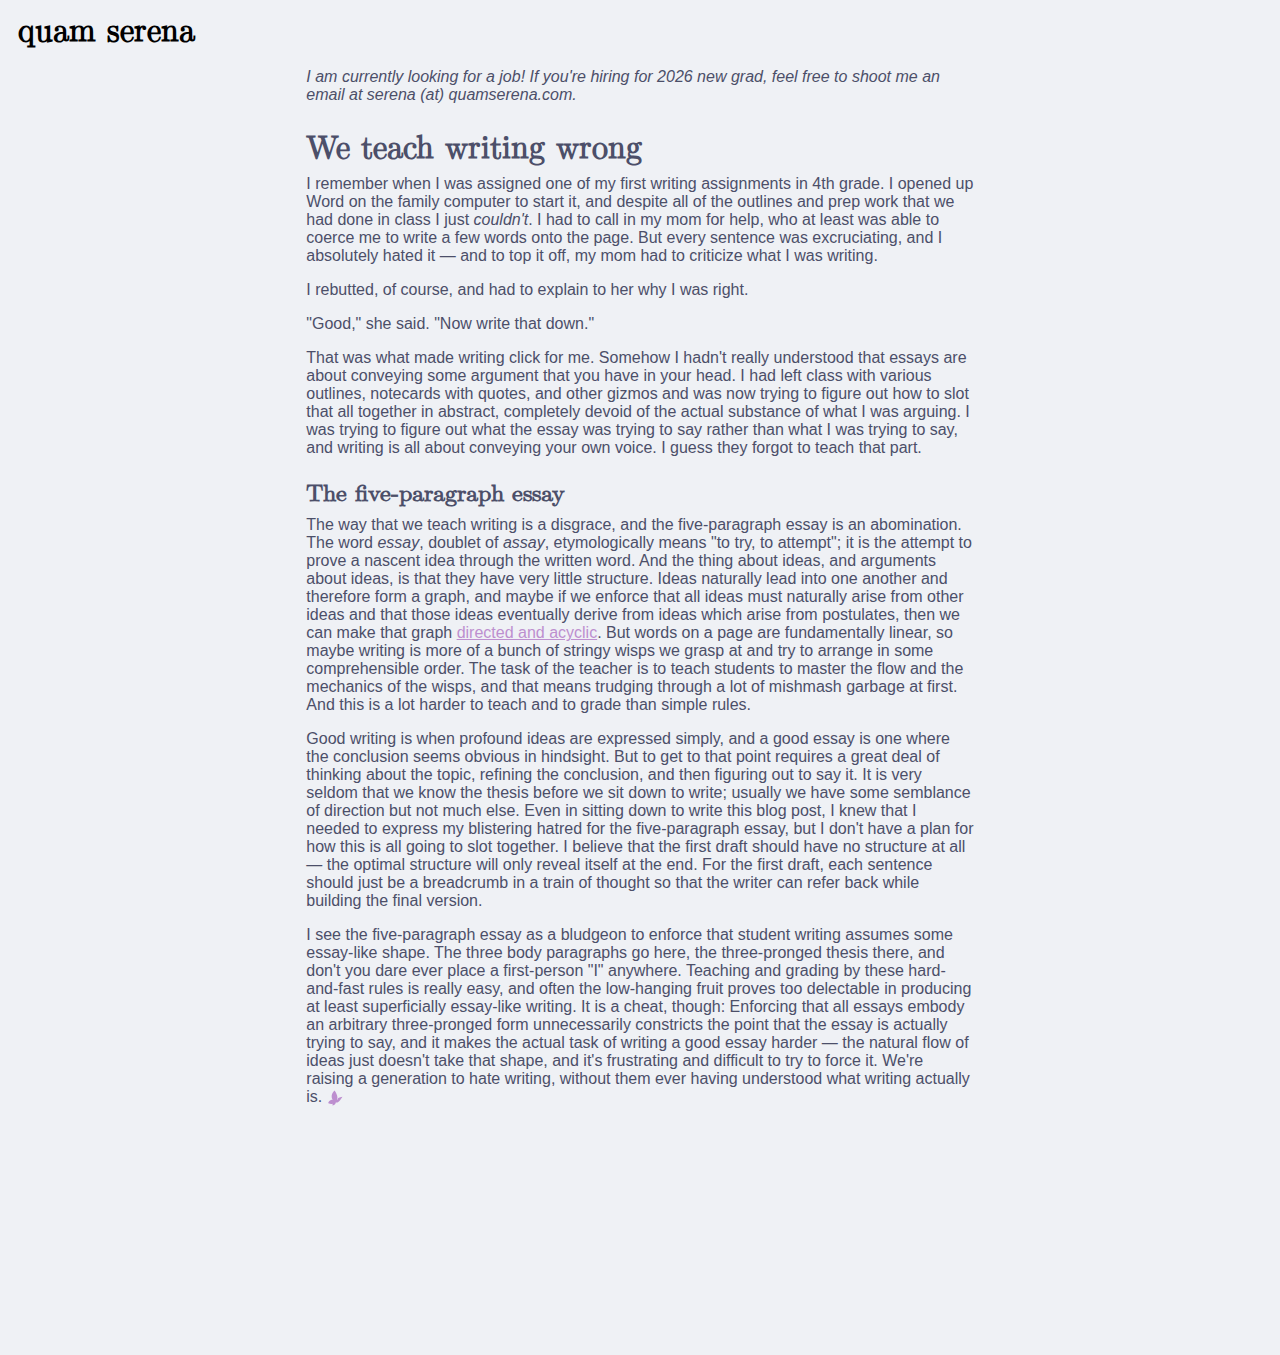
<file: 2025-08-04/i-am-currently-looking-for-a-job-if-you-re-hiring-for-2026-new-grad-feel-free-to-shoot-me-an-email-at-serena-at-quamserena-com-we-teach-writing-wrong.html>
<!DOCTYPE html><html><head><meta name="viewport" content="width=device-width, height=device-height, initial-scale=1"><link rel="stylesheet" href="/main.css"><title>I am currently looking for a job! If you're hiring for 2026 new grad, feel free to shoot me an email at serena (at) quamserena.com. We teach writing wrong
</title><link rel="icon" type="image/png" href="/favicon-96x96.png" sizes="96x96"><link rel="icon" type="image/svg+xml" href="/favicon.svg"><link rel="shortcut icon" href="/favicon.ico"><link rel="apple-touch-icon" sizes="180x180" href="/apple-touch-icon.png"><meta name="apple-mobile-web-app-title" content="quam serena"><link rel="manifest" href="/site.webmanifest"></head><body><header><h1><a style="all: unset; cursor: pointer" href="/">quam serena</a></h1></header><main><article><p><em>I am currently looking for a job! If you're hiring for 2026 new grad, feel free to shoot me an email at serena (at) quamserena.com.</em></p>
<h1>We teach writing wrong</h1>
<p>I remember when I was assigned one of my first writing assignments in 4th grade. I opened up Word on the family computer to start it, and despite all of the outlines and prep work that we had done in class I just <em>couldn't</em>. I had to call in my mom for help, who at least was able to coerce me to write a few words onto the page. But every sentence was excruciating, and I absolutely hated it — and to top it off, my mom had to criticize what I was writing.</p>
<p>I rebutted, of course, and had to explain to her why I was right.</p>
<p>&quot;Good,&quot; she said. &quot;Now write that down.&quot;</p>
<p>That was what made writing click for me. Somehow I hadn't really understood that essays are about conveying some argument that you have in your head. I had left class with various outlines, notecards with quotes, and other gizmos and was now trying to figure out how to slot that all together in abstract, completely devoid of the actual substance of what I was arguing. I was trying to figure out what the essay was trying to say rather than what I was trying to say, and writing is all about conveying your own voice. I guess they forgot to teach that part.</p>
<h2>The five-paragraph essay</h2>
<p>The way that we teach writing is a disgrace, and the five-paragraph essay is an abomination. The word <em>essay</em>, doublet of <em>assay</em>, etymologically means &quot;to try, to attempt&quot;; it is the attempt to prove a nascent idea through the written word. And the thing about ideas, and arguments about ideas, is that they have very little structure. Ideas naturally lead into one another and therefore form a graph, and maybe if we enforce that all ideas must naturally arise from other ideas and that those ideas eventually derive from ideas which arise from postulates, then we can make that graph <a href="https://en.wikipedia.org/wiki/Directed_acyclic_graph">directed and acyclic</a>. But words on a page are fundamentally linear, so maybe writing is more of a bunch of stringy wisps we grasp at and try to arrange in some comprehensible order. The task of the teacher is to teach students to master the flow and the mechanics of the wisps, and that means trudging through a lot of mishmash garbage at first. And this is a lot harder to teach and to grade than simple rules.</p>
<p>Good writing is when profound ideas are expressed simply, and a good essay is one where the conclusion seems obvious in hindsight. But to get to that point requires a great deal of thinking about the topic, refining the conclusion, and then figuring out to say it. It is very seldom that we know the thesis before we sit down to write; usually we have some semblance of direction but not much else. Even in sitting down to write this blog post, I knew that I needed to express my blistering hatred for the five-paragraph essay, but I don't have a plan for how this is all going to slot together. I believe that the first draft should have no structure at all — the optimal structure will only reveal itself at the end. For the first draft, each sentence should just be a breadcrumb in a train of thought so that the writer can refer back while building the final version.</p>
<p>I see the five-paragraph essay as a bludgeon to enforce that student writing assumes some essay-like shape. The three body paragraphs go here, the three-pronged thesis there, and don't you dare ever place a first-person &quot;I&quot; anywhere. Teaching and grading by these hard-and-fast rules is really easy, and often the low-hanging fruit proves too delectable in producing at least superficially essay-like writing. It is a cheat, though: Enforcing that all essays embody an arbitrary three-pronged form unnecessarily constricts the point that the essay is actually trying to say, and it makes the actual task of writing a good essay harder — the natural flow of ideas just doesn't take that shape, and it's frustrating and difficult to try to force it. We're raising a generation to hate writing, without them ever having understood what writing actually is.<img src="/butterfly.svg" class="butterfly qed"/></p></article><div class="bottom-spacer"></div></main></body></html>
</file>
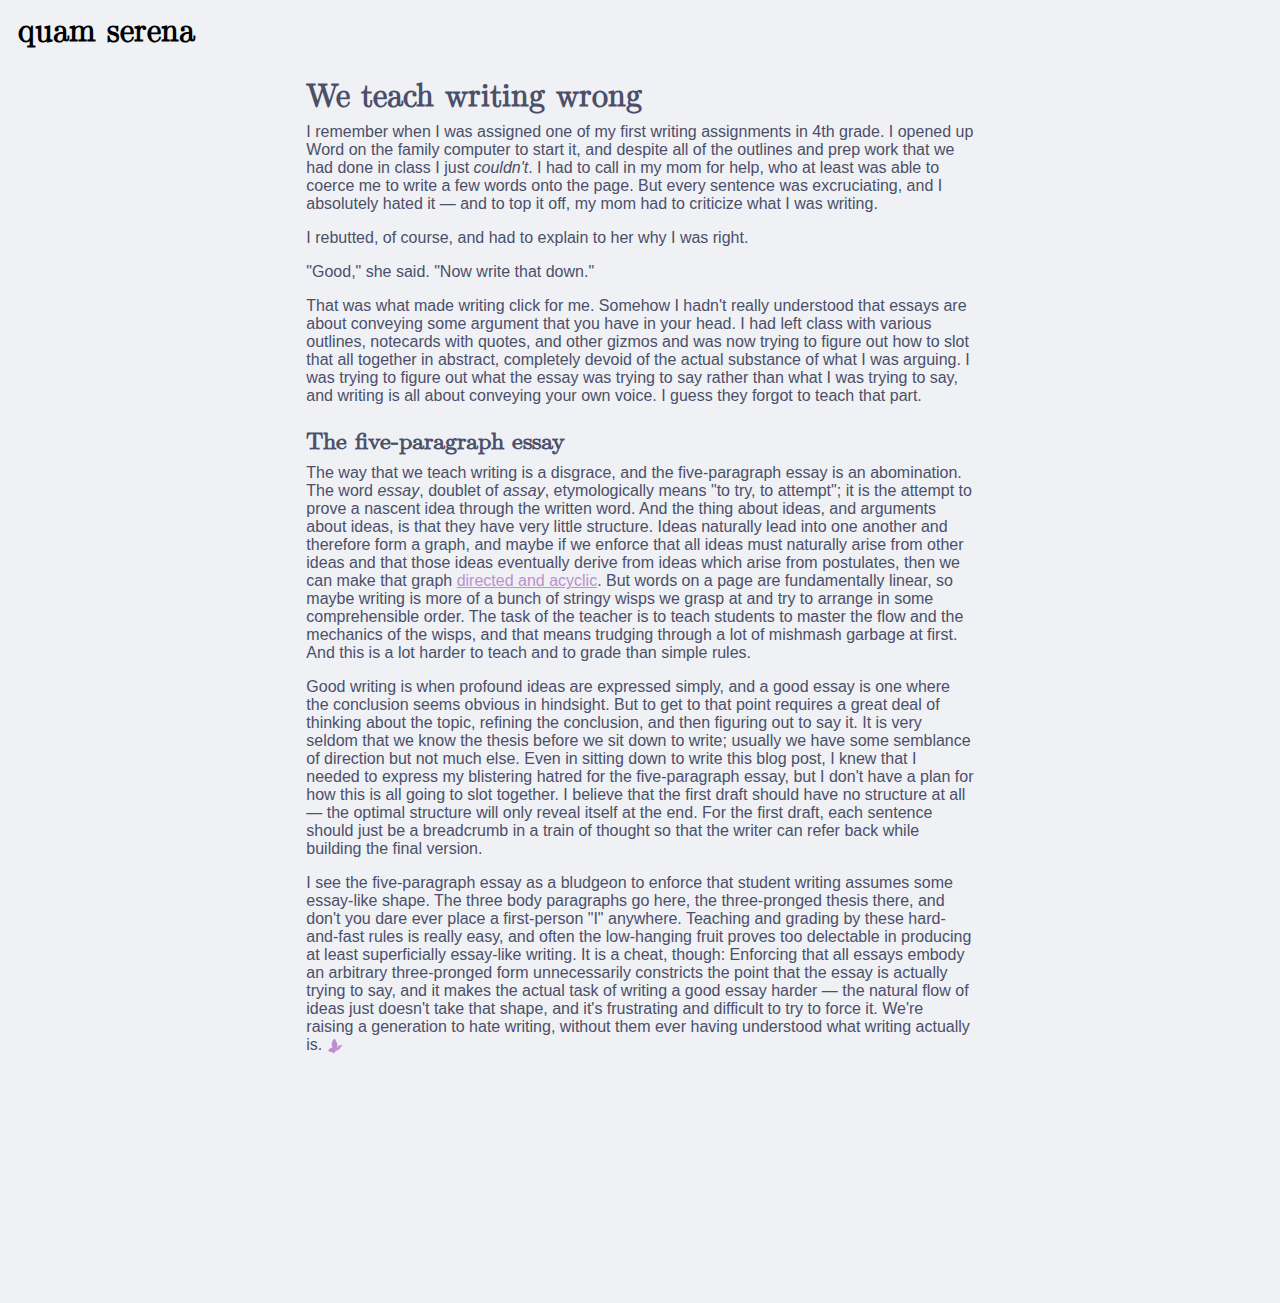
<file: 2025-08-04/we-teach-writing-wrong.html>
<!DOCTYPE html><html><head><meta name="viewport" content="width=device-width, height=device-height, initial-scale=1"><link rel="stylesheet" href="/main.css"><title>We teach writing wrong
</title><link rel="icon" type="image/png" href="/favicon-96x96.png" sizes="96x96"><link rel="icon" type="image/svg+xml" href="/favicon.svg"><link rel="shortcut icon" href="/favicon.ico"><link rel="apple-touch-icon" sizes="180x180" href="/apple-touch-icon.png"><meta name="apple-mobile-web-app-title" content="quam serena"><link rel="manifest" href="/site.webmanifest"></head><body><header><h1><a style="all: unset; cursor: pointer" href="/">quam serena</a></h1></header><main><article><h1>We teach writing wrong</h1>
<p>I remember when I was assigned one of my first writing assignments in 4th grade. I opened up Word on the family computer to start it, and despite all of the outlines and prep work that we had done in class I just <em>couldn't</em>. I had to call in my mom for help, who at least was able to coerce me to write a few words onto the page. But every sentence was excruciating, and I absolutely hated it — and to top it off, my mom had to criticize what I was writing.</p>
<p>I rebutted, of course, and had to explain to her why I was right.</p>
<p>&quot;Good,&quot; she said. &quot;Now write that down.&quot;</p>
<p>That was what made writing click for me. Somehow I hadn't really understood that essays are about conveying some argument that you have in your head. I had left class with various outlines, notecards with quotes, and other gizmos and was now trying to figure out how to slot that all together in abstract, completely devoid of the actual substance of what I was arguing. I was trying to figure out what the essay was trying to say rather than what I was trying to say, and writing is all about conveying your own voice. I guess they forgot to teach that part.</p>
<h2>The five-paragraph essay</h2>
<p>The way that we teach writing is a disgrace, and the five-paragraph essay is an abomination. The word <em>essay</em>, doublet of <em>assay</em>, etymologically means &quot;to try, to attempt&quot;; it is the attempt to prove a nascent idea through the written word. And the thing about ideas, and arguments about ideas, is that they have very little structure. Ideas naturally lead into one another and therefore form a graph, and maybe if we enforce that all ideas must naturally arise from other ideas and that those ideas eventually derive from ideas which arise from postulates, then we can make that graph <a href="https://en.wikipedia.org/wiki/Directed_acyclic_graph">directed and acyclic</a>. But words on a page are fundamentally linear, so maybe writing is more of a bunch of stringy wisps we grasp at and try to arrange in some comprehensible order. The task of the teacher is to teach students to master the flow and the mechanics of the wisps, and that means trudging through a lot of mishmash garbage at first. And this is a lot harder to teach and to grade than simple rules.</p>
<p>Good writing is when profound ideas are expressed simply, and a good essay is one where the conclusion seems obvious in hindsight. But to get to that point requires a great deal of thinking about the topic, refining the conclusion, and then figuring out to say it. It is very seldom that we know the thesis before we sit down to write; usually we have some semblance of direction but not much else. Even in sitting down to write this blog post, I knew that I needed to express my blistering hatred for the five-paragraph essay, but I don't have a plan for how this is all going to slot together. I believe that the first draft should have no structure at all — the optimal structure will only reveal itself at the end. For the first draft, each sentence should just be a breadcrumb in a train of thought so that the writer can refer back while building the final version.</p>
<p>I see the five-paragraph essay as a bludgeon to enforce that student writing assumes some essay-like shape. The three body paragraphs go here, the three-pronged thesis there, and don't you dare ever place a first-person &quot;I&quot; anywhere. Teaching and grading by these hard-and-fast rules is really easy, and often the low-hanging fruit proves too delectable in producing at least superficially essay-like writing. It is a cheat, though: Enforcing that all essays embody an arbitrary three-pronged form unnecessarily constricts the point that the essay is actually trying to say, and it makes the actual task of writing a good essay harder — the natural flow of ideas just doesn't take that shape, and it's frustrating and difficult to try to force it. We're raising a generation to hate writing, without them ever having understood what writing actually is.<img src="/butterfly.svg" class="butterfly qed"/></p></article><div class="bottom-spacer"></div></main></body></html>
</file>
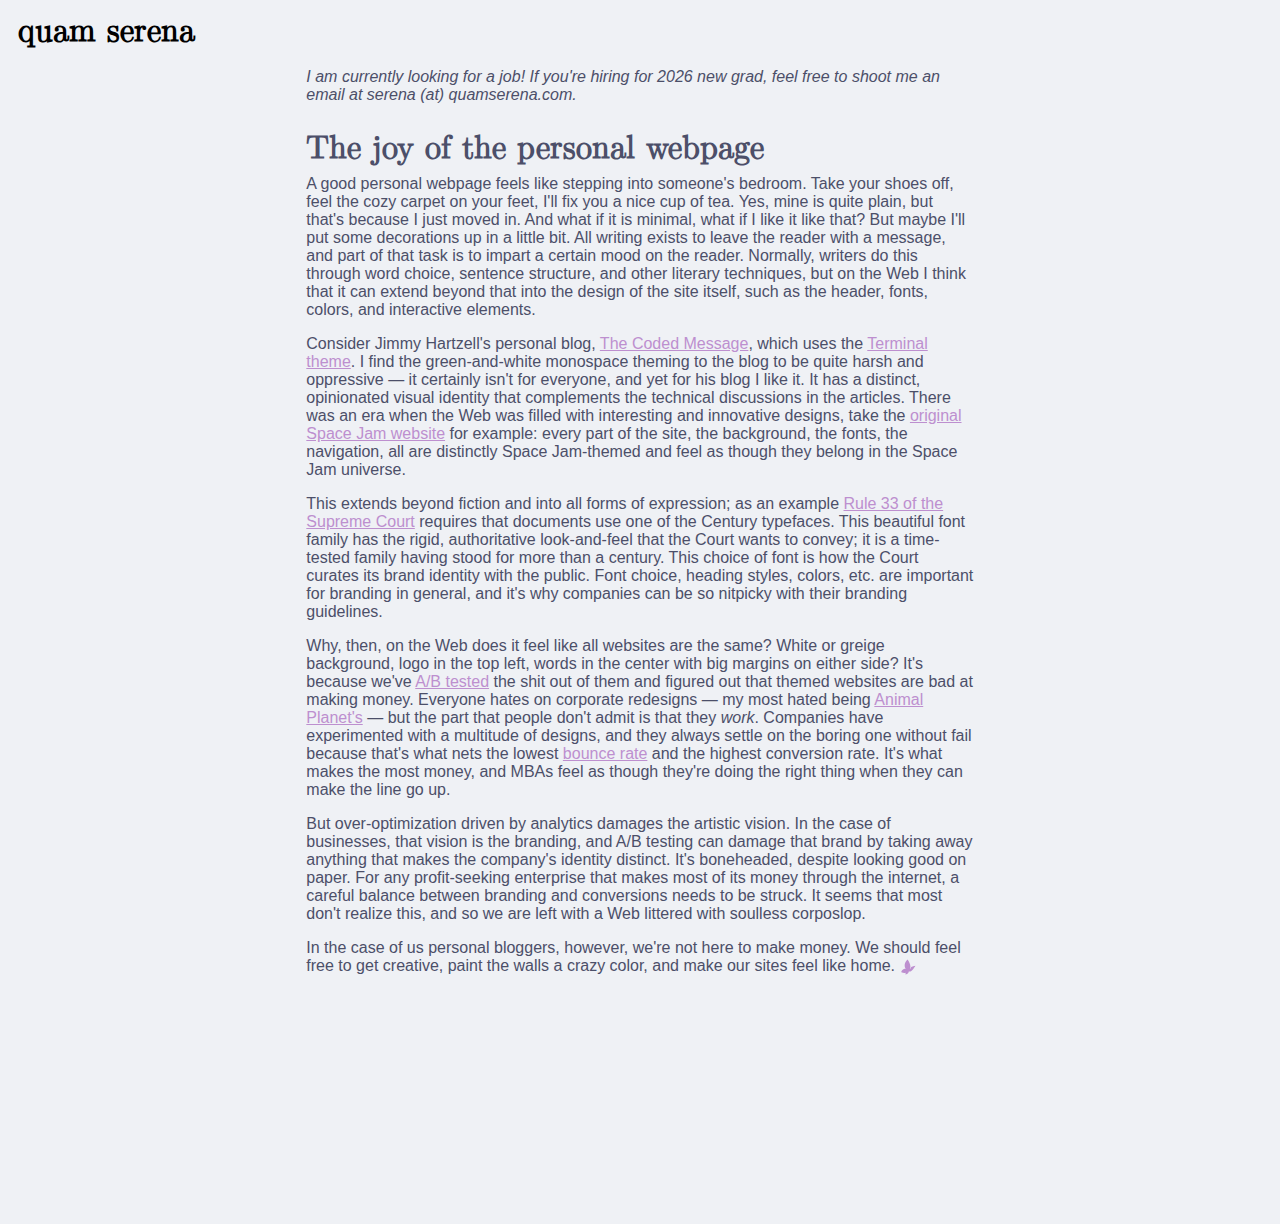
<file: 2025-08-14/i-am-currently-looking-for-a-job-if-you-re-hiring-for-2026-new-grad-feel-free-to-shoot-me-an-email-at-serena-at-quamserena-com-the-joy-of-the-personal-webpage.html>
<!DOCTYPE html><html><head><meta name="viewport" content="width=device-width, height=device-height, initial-scale=1"><link rel="stylesheet" href="/main.css"><title>I am currently looking for a job! If you're hiring for 2026 new grad, feel free to shoot me an email at serena (at) quamserena.com. The joy of the personal webpage
</title><link rel="icon" type="image/png" href="/favicon-96x96.png" sizes="96x96"><link rel="icon" type="image/svg+xml" href="/favicon.svg"><link rel="shortcut icon" href="/favicon.ico"><link rel="apple-touch-icon" sizes="180x180" href="/apple-touch-icon.png"><meta name="apple-mobile-web-app-title" content="quam serena"><link rel="manifest" href="/site.webmanifest"></head><body><header><h1><a style="all: unset; cursor: pointer" href="/">quam serena</a></h1></header><main><article><p><em>I am currently looking for a job! If you're hiring for 2026 new grad, feel free to shoot me an email at serena (at) quamserena.com.</em></p>
<h1>The joy of the personal webpage</h1>
<p>A good personal webpage feels like stepping into someone's bedroom. Take your shoes off, feel the cozy carpet on your feet, I'll fix you a nice cup of tea. Yes, mine is quite plain, but that's because I just moved in. And what if it is minimal, what if I like it like that? But maybe I'll put some decorations up in a little bit. All writing exists to leave the reader with a message, and part of that task is to impart a certain mood on the reader. Normally, writers do this through word choice, sentence structure, and other literary techniques, but on the Web I think that it can extend beyond that into the design of the site itself, such as the header, fonts, colors, and interactive elements.</p>
<p>Consider Jimmy Hartzell's personal blog, <a href="https://www.thecodedmessage.com/">The Coded Message</a>, which uses the <a href="https://github.com/panr/hugo-theme-terminal">Terminal theme</a>. I find the green-and-white monospace theming to the blog to be quite harsh and oppressive — it certainly isn't for everyone, and yet for his blog I like it. It has a distinct, opinionated visual identity that complements the technical discussions in the articles. There was an era when the Web was filled with interesting and innovative designs, take the <a href="https://www.spacejam.com/1996/">original Space Jam website</a> for example: every part of the site, the background, the fonts, the navigation, all are distinctly Space Jam-themed and feel as though they belong in the Space Jam universe.</p>
<p>This extends beyond fiction and into all forms of expression; as an example <a href="https://www.supremecourt.gov/ctrules/2019RulesoftheCourt.pdf">Rule 33 of the Supreme Court</a> requires that documents use one of the Century typefaces. This beautiful font family has the rigid, authoritative look-and-feel that the Court wants to convey; it is a time-tested family having stood for more than a century. This choice of font is how the Court curates its brand identity with the public. Font choice, heading styles, colors, etc. are important for branding in general, and it's why companies can be so nitpicky with their branding guidelines.</p>
<p>Why, then, on the Web does it feel like all websites are the same? White or greige background, logo in the top left, words in the center with big margins on either side? It's because we've <a href="https://en.wikipedia.org/wiki/A/B_testing">A/B tested</a> the shit out of them and figured out that themed websites are bad at making money. Everyone hates on corporate redesigns — my most hated being <a href="https://old.reddit.com/r/graphic_design/comments/9p3ke0/animal_planet_new_logo/">Animal Planet's</a> — but the part that people don't admit is that they <em>work</em>. Companies have experimented with a multitude of designs, and they always settle on the boring one without fail because that's what nets the lowest <a href="https://en.wikipedia.org/wiki/Bounce_rate">bounce rate</a> and the highest conversion rate. It's what makes the most money, and MBAs feel as though they're doing the right thing when they can make the line go up.</p>
<p>But over-optimization driven by analytics damages the artistic vision. In the case of businesses, that vision is the branding, and A/B testing can damage that brand by taking away anything that makes the company's identity distinct. It's boneheaded, despite looking good on paper. For any profit-seeking enterprise that makes most of its money through the internet, a careful balance between branding and conversions needs to be struck. It seems that most don't realize this, and so we are left with a Web littered with soulless corposlop.</p>
<p>In the case of us personal bloggers, however, we're not here to make money. We should feel free to get creative, paint the walls a crazy color, and make our sites feel like home.<img src="/butterfly.svg" class="butterfly qed"/></p></article><div class="bottom-spacer"></div></main></body></html>
</file>
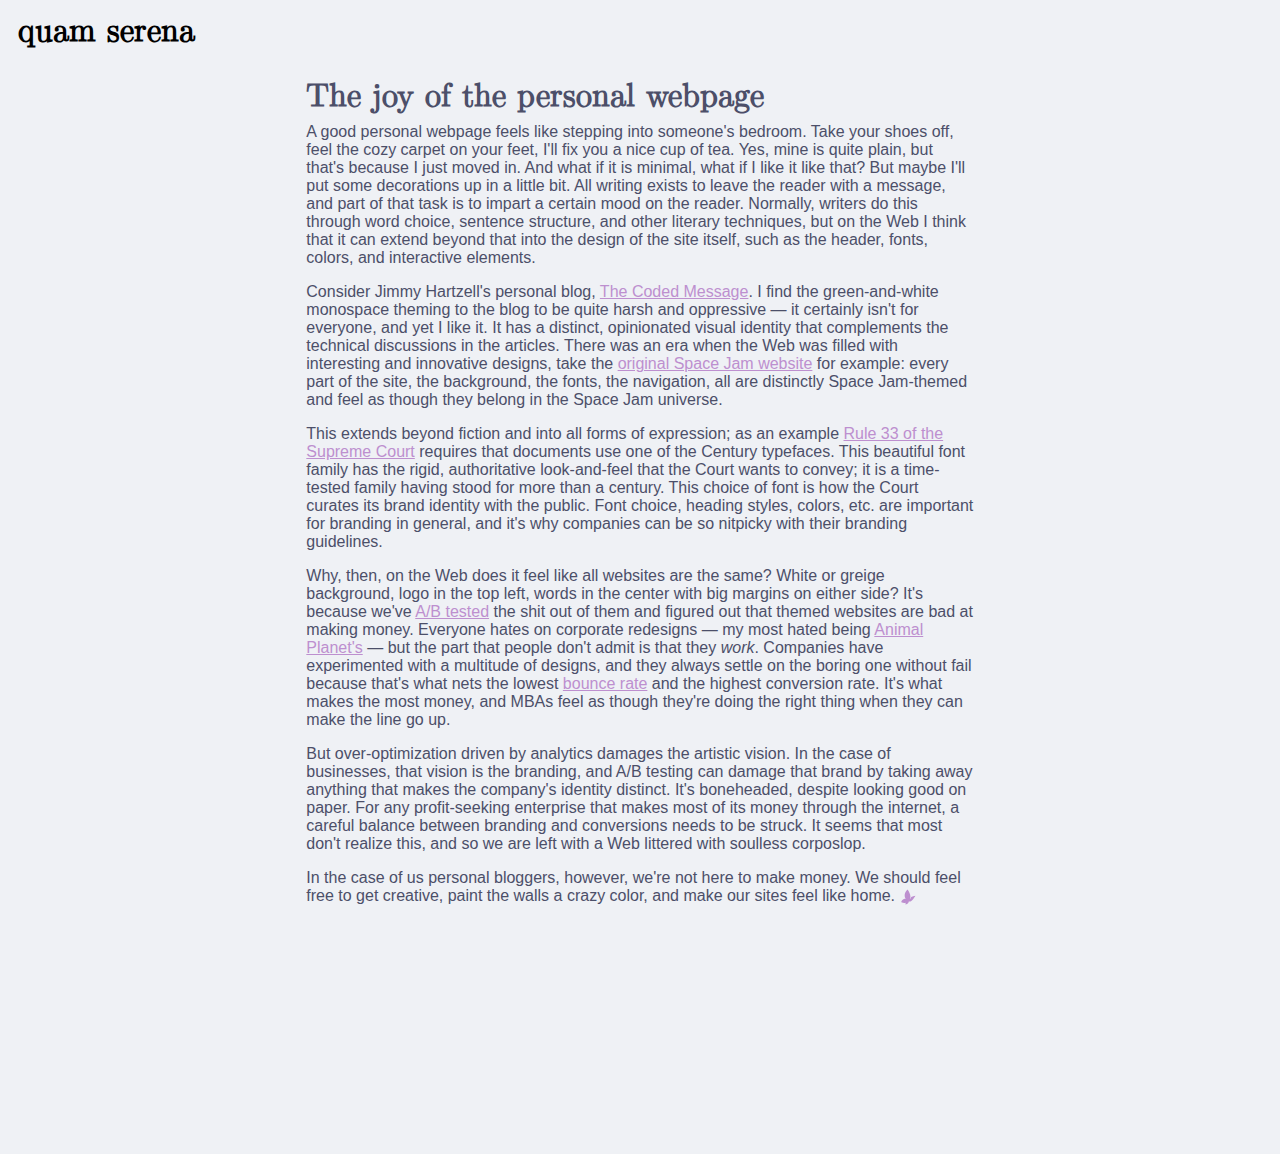
<file: 2025-08-14/the-joy-of-the-personal-webpage.html>
<!DOCTYPE html><html><head><meta name="viewport" content="width=device-width, height=device-height, initial-scale=1"><link rel="stylesheet" href="/main.css"><title>The joy of the personal webpage
</title><link rel="icon" type="image/png" href="/favicon-96x96.png" sizes="96x96"><link rel="icon" type="image/svg+xml" href="/favicon.svg"><link rel="shortcut icon" href="/favicon.ico"><link rel="apple-touch-icon" sizes="180x180" href="/apple-touch-icon.png"><meta name="apple-mobile-web-app-title" content="quam serena"><link rel="manifest" href="/site.webmanifest"></head><body><header><h1><a style="all: unset; cursor: pointer" href="/">quam serena</a></h1></header><main><article><h1>The joy of the personal webpage</h1>
<p>A good personal webpage feels like stepping into someone's bedroom. Take your shoes off, feel the cozy carpet on your feet, I'll fix you a nice cup of tea. Yes, mine is quite plain, but that's because I just moved in. And what if it is minimal, what if I like it like that? But maybe I'll put some decorations up in a little bit. All writing exists to leave the reader with a message, and part of that task is to impart a certain mood on the reader. Normally, writers do this through word choice, sentence structure, and other literary techniques, but on the Web I think that it can extend beyond that into the design of the site itself, such as the header, fonts, colors, and interactive elements.</p>
<p>Consider Jimmy Hartzell's personal blog, <a href="https://www.thecodedmessage.com/">The Coded Message</a>. I find the green-and-white monospace theming to the blog to be quite harsh and oppressive — it certainly isn't for everyone, and yet I like it. It has a distinct, opinionated visual identity that complements the technical discussions in the articles. There was an era when the Web was filled with interesting and innovative designs, take the <a href="https://www.spacejam.com/1996/">original Space Jam website</a> for example: every part of the site, the background, the fonts, the navigation, all are distinctly Space Jam-themed and feel as though they belong in the Space Jam universe.</p>
<p>This extends beyond fiction and into all forms of expression; as an example <a href="https://www.supremecourt.gov/ctrules/2019RulesoftheCourt.pdf">Rule 33 of the Supreme Court</a> requires that documents use one of the Century typefaces. This beautiful font family has the rigid, authoritative look-and-feel that the Court wants to convey; it is a time-tested family having stood for more than a century. This choice of font is how the Court curates its brand identity with the public. Font choice, heading styles, colors, etc. are important for branding in general, and it's why companies can be so nitpicky with their branding guidelines.</p>
<p>Why, then, on the Web does it feel like all websites are the same? White or greige background, logo in the top left, words in the center with big margins on either side? It's because we've <a href="https://en.wikipedia.org/wiki/A/B_testing">A/B tested</a> the shit out of them and figured out that themed websites are bad at making money. Everyone hates on corporate redesigns — my most hated being <a href="https://old.reddit.com/r/graphic_design/comments/9p3ke0/animal_planet_new_logo/">Animal Planet's</a> — but the part that people don't admit is that they <em>work</em>. Companies have experimented with a multitude of designs, and they always settle on the boring one without fail because that's what nets the lowest <a href="https://en.wikipedia.org/wiki/Bounce_rate">bounce rate</a> and the highest conversion rate. It's what makes the most money, and MBAs feel as though they're doing the right thing when they can make the line go up.</p>
<p>But over-optimization driven by analytics damages the artistic vision. In the case of businesses, that vision is the branding, and A/B testing can damage that brand by taking away anything that makes the company's identity distinct. It's boneheaded, despite looking good on paper. For any profit-seeking enterprise that makes most of its money through the internet, a careful balance between branding and conversions needs to be struck. It seems that most don't realize this, and so we are left with a Web littered with soulless corposlop.</p>
<p>In the case of us personal bloggers, however, we're not here to make money. We should feel free to get creative, paint the walls a crazy color, and make our sites feel like home.<img src="/butterfly.svg" class="butterfly qed"/></p></article><div class="bottom-spacer"></div></main></body></html>
</file>
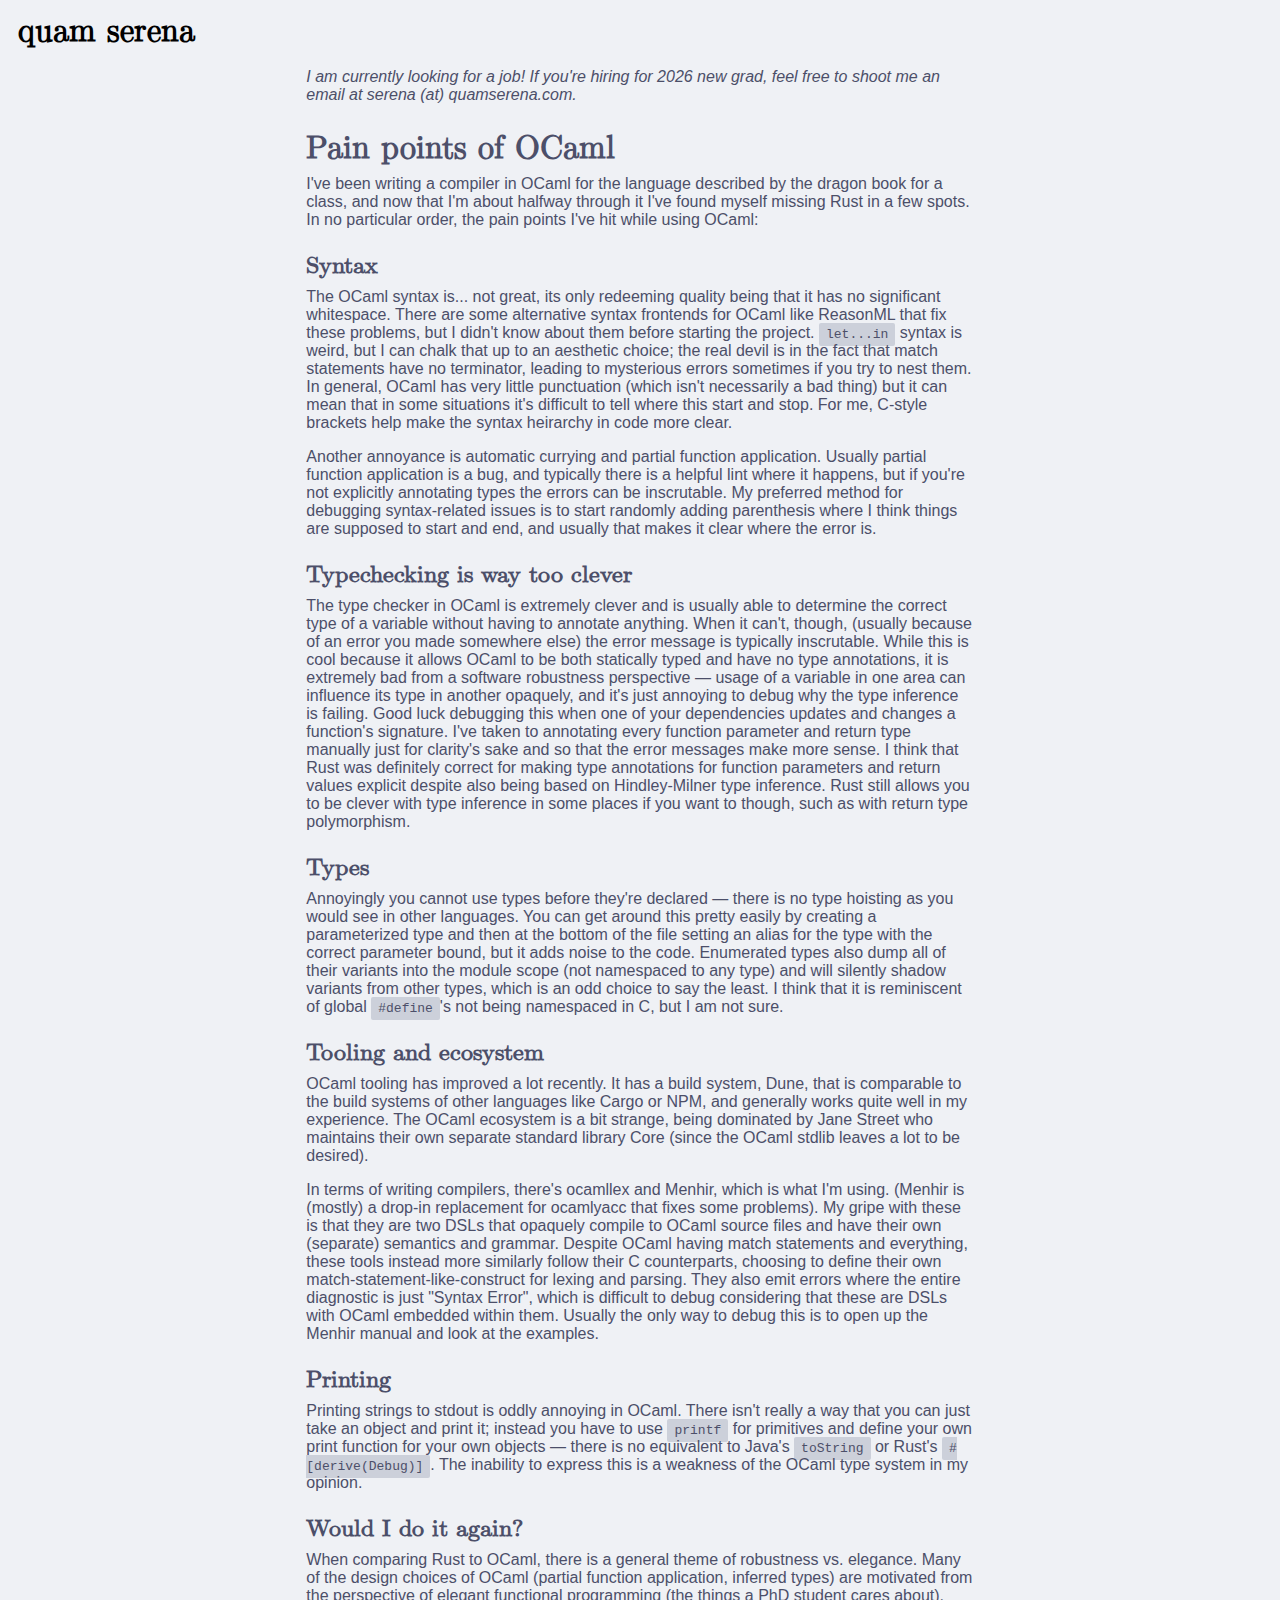
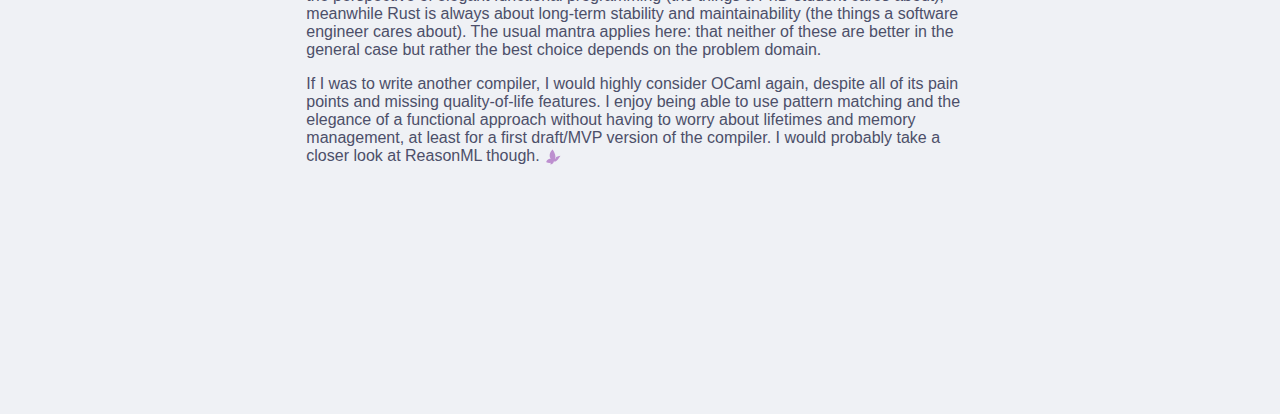
<file: 2025-11-03/i-am-currently-looking-for-a-job-if-you-re-hiring-for-2026-new-grad-feel-free-to-shoot-me-an-email-at-serena-at-quamserena-com-pain-points-of-ocaml.html>
<!DOCTYPE html><html><head><meta name="viewport" content="width=device-width, height=device-height, initial-scale=1"><link rel="stylesheet" href="/main.css"><title>I am currently looking for a job! If you're hiring for 2026 new grad, feel free to shoot me an email at serena (at) quamserena.com. Pain points of OCaml
</title><link rel="icon" type="image/png" href="/favicon-96x96.png" sizes="96x96"><link rel="icon" type="image/svg+xml" href="/favicon.svg"><link rel="shortcut icon" href="/favicon.ico"><link rel="apple-touch-icon" sizes="180x180" href="/apple-touch-icon.png"><meta name="apple-mobile-web-app-title" content="quam serena"><link rel="manifest" href="/site.webmanifest"></head><body><header><h1><a style="all: unset; cursor: pointer" href="/">quam serena</a></h1></header><main><article><p><em>I am currently looking for a job! If you're hiring for 2026 new grad, feel free to shoot me an email at serena (at) quamserena.com.</em></p>
<h1>Pain points of OCaml</h1>
<p>I've been writing a compiler in OCaml for the language described by the dragon book for a class, and now that I'm about halfway through it I've found myself missing Rust in a few spots. In no particular order, the pain points I've hit while using OCaml:</p>
<h2>Syntax</h2>
<p>The OCaml syntax is... not great, its only redeeming quality being that it has no significant whitespace. There are some alternative syntax frontends for OCaml like ReasonML that fix these problems, but I didn't know about them before starting the project. <code>let...in</code> syntax is weird, but I can chalk that up to an aesthetic choice; the real devil is in the fact that match statements have no terminator, leading to mysterious errors sometimes if you try to nest them. In general, OCaml has very little punctuation (which isn't necessarily a bad thing) but it can mean that in some situations it's difficult to tell where this start and stop. For me, C-style brackets help make the syntax heirarchy in code more clear.</p>
<p>Another annoyance is automatic currying and partial function application. Usually partial function application is a bug, and typically there is a helpful lint where it happens, but if you're not explicitly annotating types the errors can be inscrutable. My preferred method for debugging syntax-related issues is to start randomly adding parenthesis where I think things are supposed to start and end, and usually that makes it clear where the error is.</p>
<h2>Typechecking is way too clever</h2>
<p>The type checker in OCaml is extremely clever and is usually able to determine the correct type of a variable without having to annotate anything. When it can't, though, (usually because of an error you made somewhere else) the error message is typically inscrutable. While this is cool because it allows OCaml to be both statically typed and have no type annotations, it is extremely bad from a software robustness perspective — usage of a variable in one area can influence its type in another opaquely, and it's just annoying to debug why the type inference is failing. Good luck debugging this when one of your dependencies updates and changes a function's signature. I've taken to annotating every function parameter and return type manually just for clarity's sake and so that the error messages make more sense. I think that Rust was definitely correct for making type annotations for function parameters and return values explicit despite also being based on Hindley-Milner type inference. Rust still allows you to be clever with type inference in some places if you want to though, such as with return type polymorphism.</p>
<h2>Types</h2>
<p>Annoyingly you cannot use types before they're declared — there is no type hoisting as you would see in other languages. You can get around this pretty easily by creating a parameterized type and then at the bottom of the file setting an alias for the type with the correct parameter bound, but it adds noise to the code. Enumerated types also dump all of their variants into the module scope (not namespaced to any type) and will silently shadow variants from other types, which is an odd choice to say the least. I think that it is reminiscent of global <code>#define</code>'s not being namespaced in C, but I am not sure.</p>
<h2>Tooling and ecosystem</h2>
<p>OCaml tooling has improved a lot recently. It has a build system, Dune, that is comparable to the build systems of other languages like Cargo or NPM, and generally works quite well in my experience. The OCaml ecosystem is a bit strange, being dominated by Jane Street who maintains their own separate standard library Core (since the OCaml stdlib leaves a lot to be desired).</p>
<p>In terms of writing compilers, there's ocamllex and Menhir, which is what I'm using. (Menhir is (mostly) a drop-in replacement for ocamlyacc that fixes some problems). My gripe with these is that they are two DSLs that opaquely compile to OCaml source files and have their own (separate) semantics and grammar. Despite OCaml having match statements and everything, these tools instead more similarly follow their C counterparts, choosing to define their own match-statement-like-construct for lexing and parsing. They also emit errors where the entire diagnostic is just &quot;Syntax Error&quot;, which is difficult to debug considering that these are DSLs with OCaml embedded within them. Usually the only way to debug this is to open up the Menhir manual and look at the examples.</p>
<h2>Printing</h2>
<p>Printing strings to stdout is oddly annoying in OCaml. There isn't really a way that you can just take an object and print it; instead you have to use <code>printf</code> for primitives and define your own print function for your own objects — there is no equivalent to Java's <code>toString</code> or Rust's <code>#[derive(Debug)]</code>. The inability to express this is a weakness of the OCaml type system in my opinion.</p>
<h2>Would I do it again?</h2>
<p>When comparing Rust to OCaml, there is a general theme of robustness vs. elegance. Many of the design choices of OCaml (partial function application, inferred types) are motivated from the perspective of elegant functional programming (the things a PhD student cares about), meanwhile Rust is always about long-term stability and maintainability (the things a software engineer cares about). The usual mantra applies here: that neither of these are better in the general case but rather the best choice depends on the problem domain.</p>
<p>If I was to write another compiler, I would highly consider OCaml again, despite all of its pain points and missing quality-of-life features. I enjoy being able to use pattern matching and the elegance of a functional approach without having to worry about lifetimes and memory management, at least for a first draft/MVP version of the compiler. I would probably take a closer look at ReasonML though.<img src="/butterfly.svg" class="butterfly qed"/></p></article><div class="bottom-spacer"></div></main></body></html>
</file>
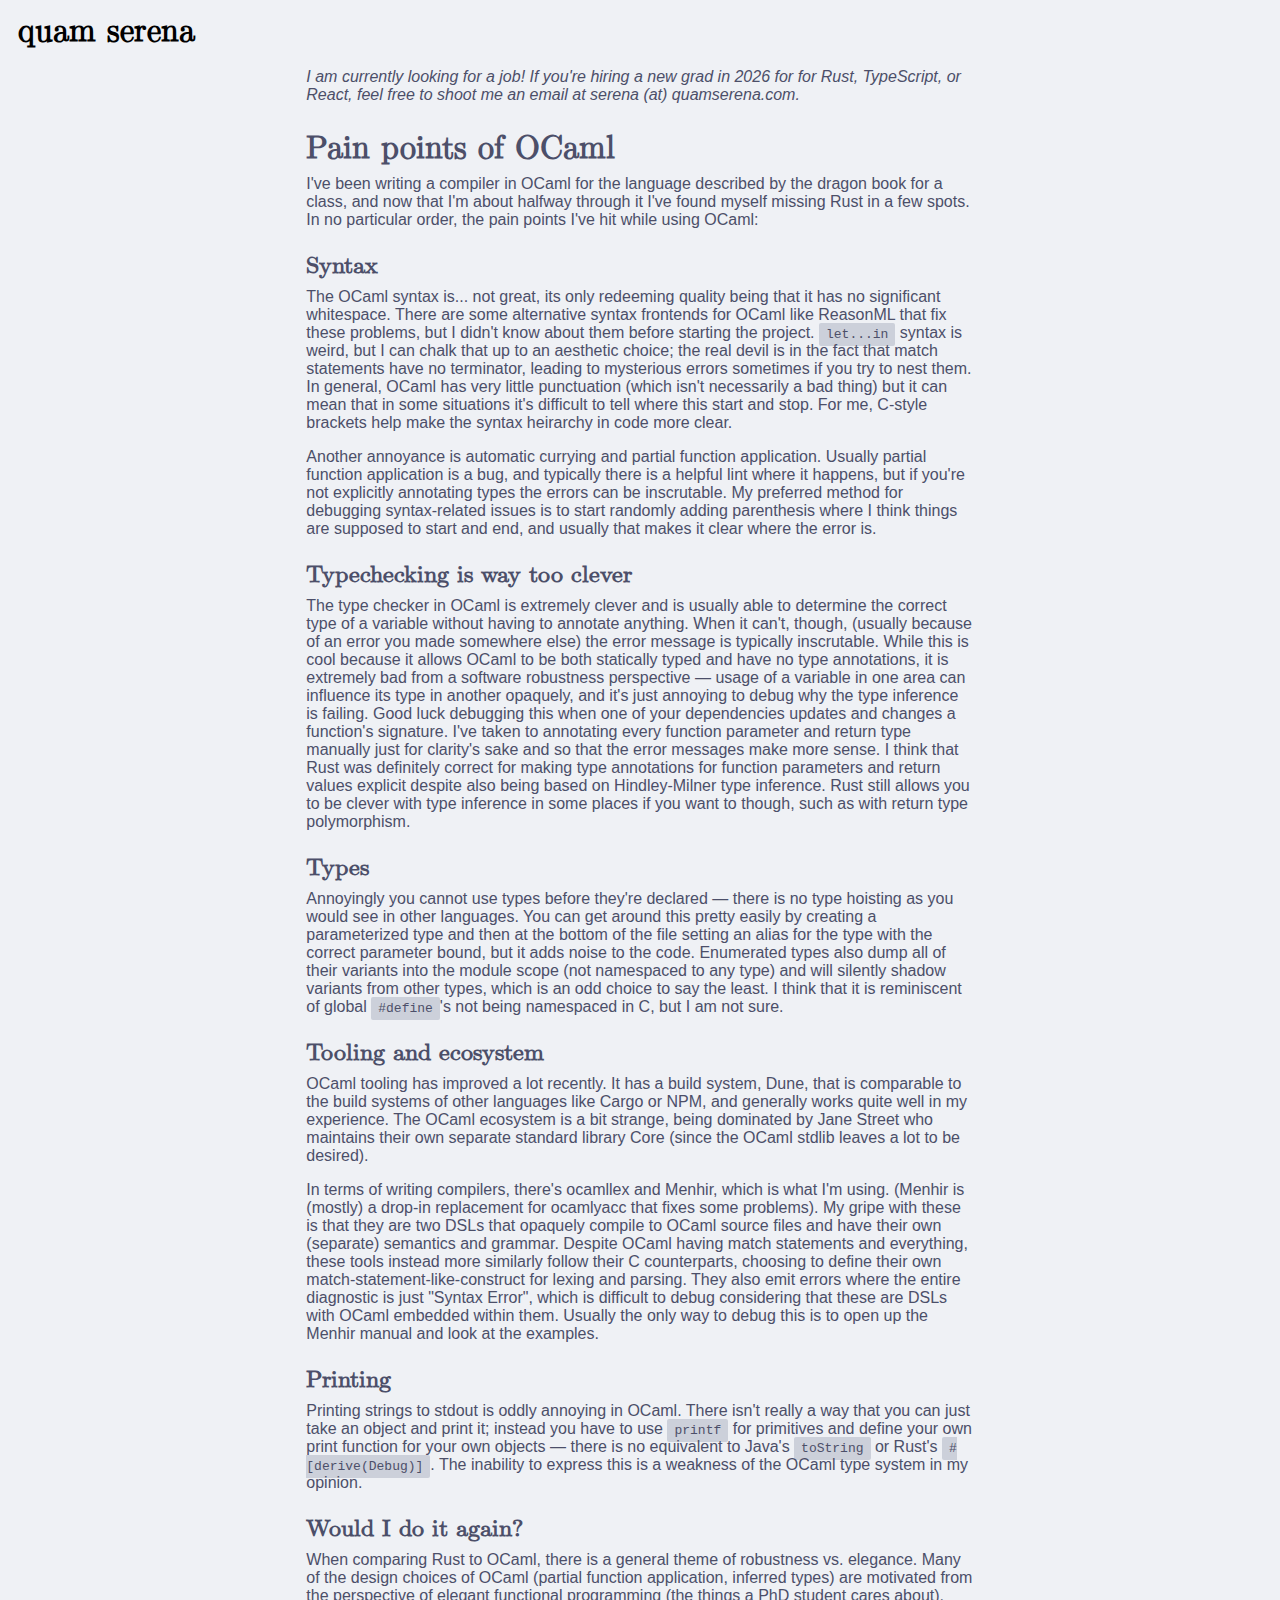
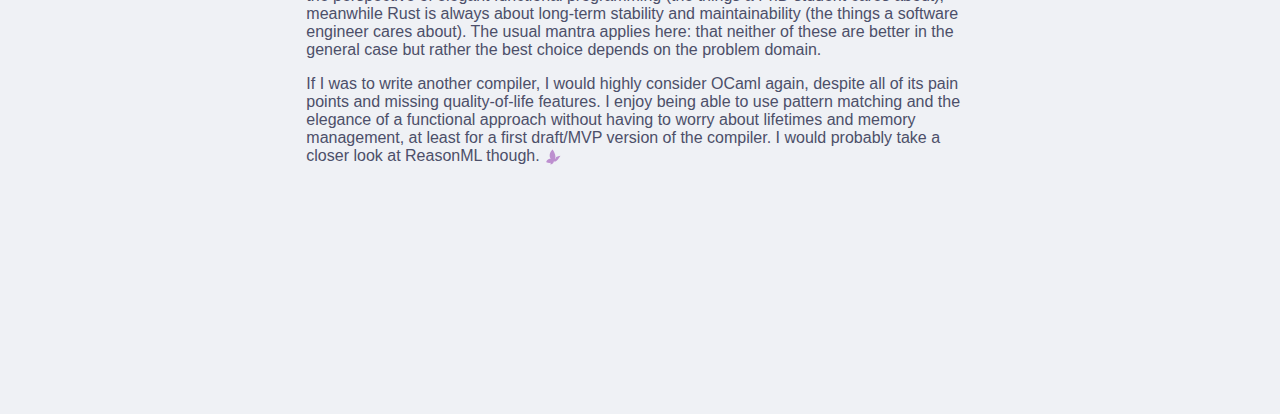
<file: 2025-11-03/pain-points-of-ocaml.html>
<!DOCTYPE html><html><head><meta name="viewport" content="width=device-width, height=device-height, initial-scale=1"><link rel="stylesheet" href="/main.css"><title>Pain points of OCaml
</title><link rel="icon" type="image/png" href="/favicon-96x96.png" sizes="96x96"><link rel="icon" type="image/svg+xml" href="/favicon.svg"><link rel="shortcut icon" href="/favicon.ico"><link rel="apple-touch-icon" sizes="180x180" href="/apple-touch-icon.png"><meta name="apple-mobile-web-app-title" content="quam serena"><link rel="manifest" href="/site.webmanifest"></head><body><header><h1><a style="all: unset; cursor: pointer" href="/">quam serena</a></h1></header><main><article><p><em>I am currently looking for a job! If you're hiring a new grad in 2026 for for Rust, TypeScript, or React, feel free to shoot me an email at serena (at) quamserena.com.</em></p>
<h1>Pain points of OCaml</h1>
<p>I've been writing a compiler in OCaml for the language described by the dragon book for a class, and now that I'm about halfway through it I've found myself missing Rust in a few spots. In no particular order, the pain points I've hit while using OCaml:</p>
<h2>Syntax</h2>
<p>The OCaml syntax is... not great, its only redeeming quality being that it has no significant whitespace. There are some alternative syntax frontends for OCaml like ReasonML that fix these problems, but I didn't know about them before starting the project. <code>let...in</code> syntax is weird, but I can chalk that up to an aesthetic choice; the real devil is in the fact that match statements have no terminator, leading to mysterious errors sometimes if you try to nest them. In general, OCaml has very little punctuation (which isn't necessarily a bad thing) but it can mean that in some situations it's difficult to tell where this start and stop. For me, C-style brackets help make the syntax heirarchy in code more clear.</p>
<p>Another annoyance is automatic currying and partial function application. Usually partial function application is a bug, and typically there is a helpful lint where it happens, but if you're not explicitly annotating types the errors can be inscrutable. My preferred method for debugging syntax-related issues is to start randomly adding parenthesis where I think things are supposed to start and end, and usually that makes it clear where the error is.</p>
<h2>Typechecking is way too clever</h2>
<p>The type checker in OCaml is extremely clever and is usually able to determine the correct type of a variable without having to annotate anything. When it can't, though, (usually because of an error you made somewhere else) the error message is typically inscrutable. While this is cool because it allows OCaml to be both statically typed and have no type annotations, it is extremely bad from a software robustness perspective — usage of a variable in one area can influence its type in another opaquely, and it's just annoying to debug why the type inference is failing. Good luck debugging this when one of your dependencies updates and changes a function's signature. I've taken to annotating every function parameter and return type manually just for clarity's sake and so that the error messages make more sense. I think that Rust was definitely correct for making type annotations for function parameters and return values explicit despite also being based on Hindley-Milner type inference. Rust still allows you to be clever with type inference in some places if you want to though, such as with return type polymorphism.</p>
<h2>Types</h2>
<p>Annoyingly you cannot use types before they're declared — there is no type hoisting as you would see in other languages. You can get around this pretty easily by creating a parameterized type and then at the bottom of the file setting an alias for the type with the correct parameter bound, but it adds noise to the code. Enumerated types also dump all of their variants into the module scope (not namespaced to any type) and will silently shadow variants from other types, which is an odd choice to say the least. I think that it is reminiscent of global <code>#define</code>'s not being namespaced in C, but I am not sure.</p>
<h2>Tooling and ecosystem</h2>
<p>OCaml tooling has improved a lot recently. It has a build system, Dune, that is comparable to the build systems of other languages like Cargo or NPM, and generally works quite well in my experience. The OCaml ecosystem is a bit strange, being dominated by Jane Street who maintains their own separate standard library Core (since the OCaml stdlib leaves a lot to be desired).</p>
<p>In terms of writing compilers, there's ocamllex and Menhir, which is what I'm using. (Menhir is (mostly) a drop-in replacement for ocamlyacc that fixes some problems). My gripe with these is that they are two DSLs that opaquely compile to OCaml source files and have their own (separate) semantics and grammar. Despite OCaml having match statements and everything, these tools instead more similarly follow their C counterparts, choosing to define their own match-statement-like-construct for lexing and parsing. They also emit errors where the entire diagnostic is just &quot;Syntax Error&quot;, which is difficult to debug considering that these are DSLs with OCaml embedded within them. Usually the only way to debug this is to open up the Menhir manual and look at the examples.</p>
<h2>Printing</h2>
<p>Printing strings to stdout is oddly annoying in OCaml. There isn't really a way that you can just take an object and print it; instead you have to use <code>printf</code> for primitives and define your own print function for your own objects — there is no equivalent to Java's <code>toString</code> or Rust's <code>#[derive(Debug)]</code>. The inability to express this is a weakness of the OCaml type system in my opinion.</p>
<h2>Would I do it again?</h2>
<p>When comparing Rust to OCaml, there is a general theme of robustness vs. elegance. Many of the design choices of OCaml (partial function application, inferred types) are motivated from the perspective of elegant functional programming (the things a PhD student cares about), meanwhile Rust is always about long-term stability and maintainability (the things a software engineer cares about). The usual mantra applies here: that neither of these are better in the general case but rather the best choice depends on the problem domain.</p>
<p>If I was to write another compiler, I would highly consider OCaml again, despite all of its pain points and missing quality-of-life features. I enjoy being able to use pattern matching and the elegance of a functional approach without having to worry about lifetimes and memory management, at least for a first draft/MVP version of the compiler. I would probably take a closer look at ReasonML though.<img src="/butterfly.svg" class="butterfly qed"/></p></article><div class="bottom-spacer"></div></main></body></html>
</file>
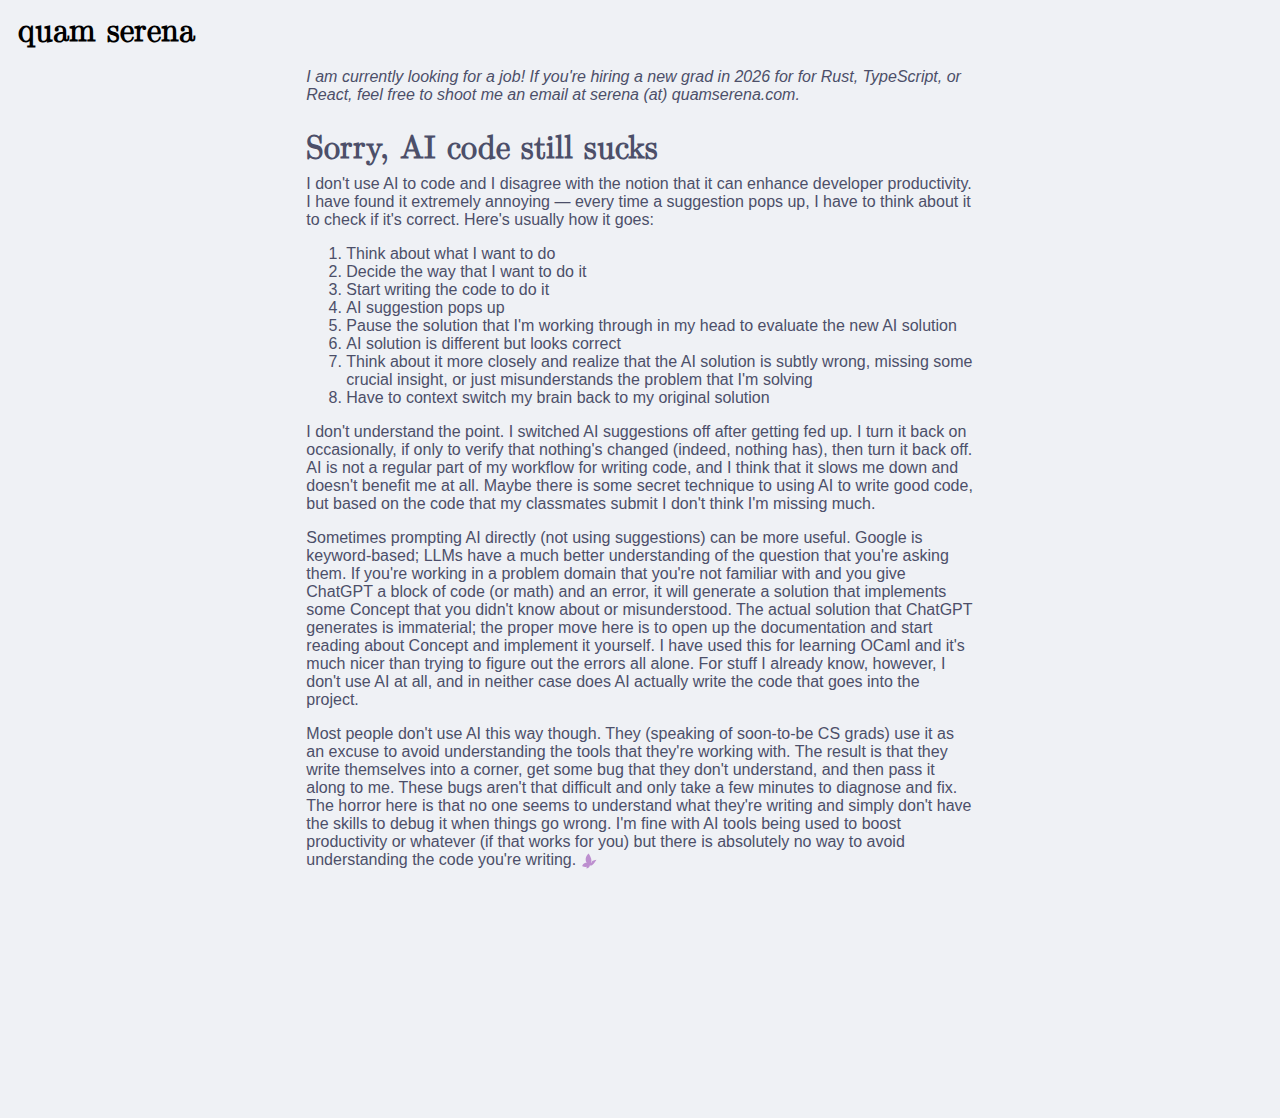
<file: 2025-11-13/sorry-ai-code-still-sucks.html>
<!DOCTYPE html><html><head><meta name="viewport" content="width=device-width, height=device-height, initial-scale=1"><link rel="stylesheet" href="/main.css"><title>Sorry, AI code still sucks
</title><link rel="icon" type="image/png" href="/favicon-96x96.png" sizes="96x96"><link rel="icon" type="image/svg+xml" href="/favicon.svg"><link rel="shortcut icon" href="/favicon.ico"><link rel="apple-touch-icon" sizes="180x180" href="/apple-touch-icon.png"><meta name="apple-mobile-web-app-title" content="quam serena"><link rel="manifest" href="/site.webmanifest"></head><body><header><h1><a style="all: unset; cursor: pointer" href="/">quam serena</a></h1></header><main><article><p><em>I am currently looking for a job! If you're hiring a new grad in 2026 for for Rust, TypeScript, or React, feel free to shoot me an email at serena (at) quamserena.com.</em></p>
<h1>Sorry, AI code still sucks</h1>
<p>I don't use AI to code and I disagree with the notion that it can enhance developer productivity. I have found it extremely annoying — every time a suggestion pops up, I have to think about it to check if it's correct. Here's usually how it goes:</p>
<ol>
<li>Think about what I want to do</li>
<li>Decide the way that I want to do it</li>
<li>Start writing the code to do it</li>
<li>AI suggestion pops up</li>
<li>Pause the solution that I'm working through in my head to evaluate the new AI solution</li>
<li>AI solution is different but looks correct</li>
<li>Think about it more closely and realize that the AI solution is subtly wrong, missing some crucial insight, or just misunderstands the problem that I'm solving</li>
<li>Have to context switch my brain back to my original solution</li>
</ol>
<p>I don't understand the point. I switched AI suggestions off after getting fed up. I turn it back on occasionally, if only to verify that nothing's changed (indeed, nothing has), then turn it back off. AI is not a regular part of my workflow for writing code, and I think that it slows me down and doesn't benefit me at all. Maybe there is some secret technique to using AI to write good code, but based on the code that my classmates submit I don't think I'm missing much.</p>
<p>Sometimes prompting AI directly (not using suggestions) can be more useful. Google is keyword-based; LLMs have a much better understanding of the question that you're asking them. If you're working in a problem domain that you're not familiar with and you give ChatGPT a block of code (or math) and an error, it will generate a solution that implements some Concept that you didn't know about or misunderstood. The actual solution that ChatGPT generates is immaterial; the proper move here is to open up the documentation and start reading about Concept and implement it yourself. I have used this for learning OCaml and it's much nicer than trying to figure out the errors all alone. For stuff I already know, however, I don't use AI at all, and in neither case does AI actually write the code that goes into the project.</p>
<p>Most people don't use AI this way though. They (speaking of soon-to-be CS grads) use it as an excuse to avoid understanding the tools that they're working with. The result is that they write themselves into a corner, get some bug that they don't understand, and then pass it along to me. These bugs aren't that difficult and only take a few minutes to diagnose and fix. The horror here is that no one seems to understand what they're writing and simply don't have the skills to debug it when things go wrong. I'm fine with AI tools being used to boost productivity or whatever (if that works for you) but there is absolutely no way to avoid understanding the code you're writing.<img src="/butterfly.svg" class="butterfly qed"/></p></article><div class="bottom-spacer"></div></main></body></html>
</file>
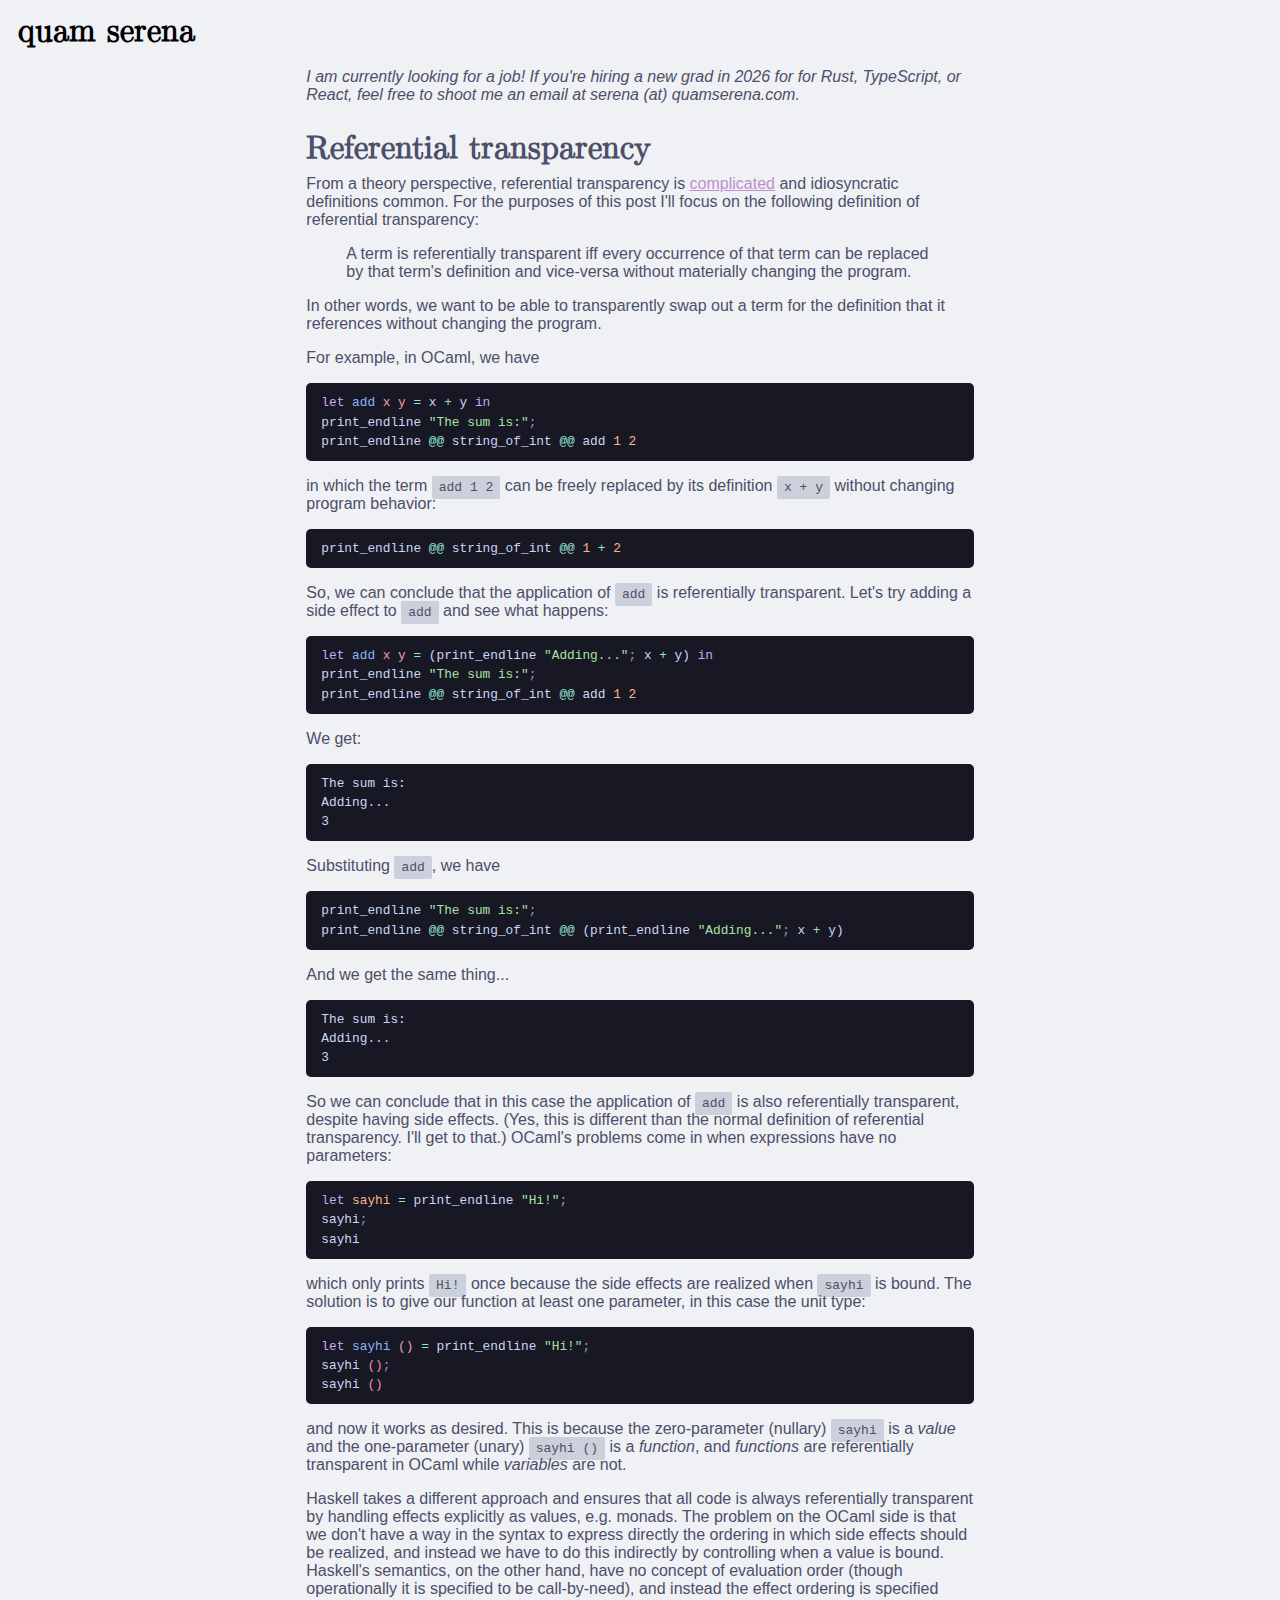
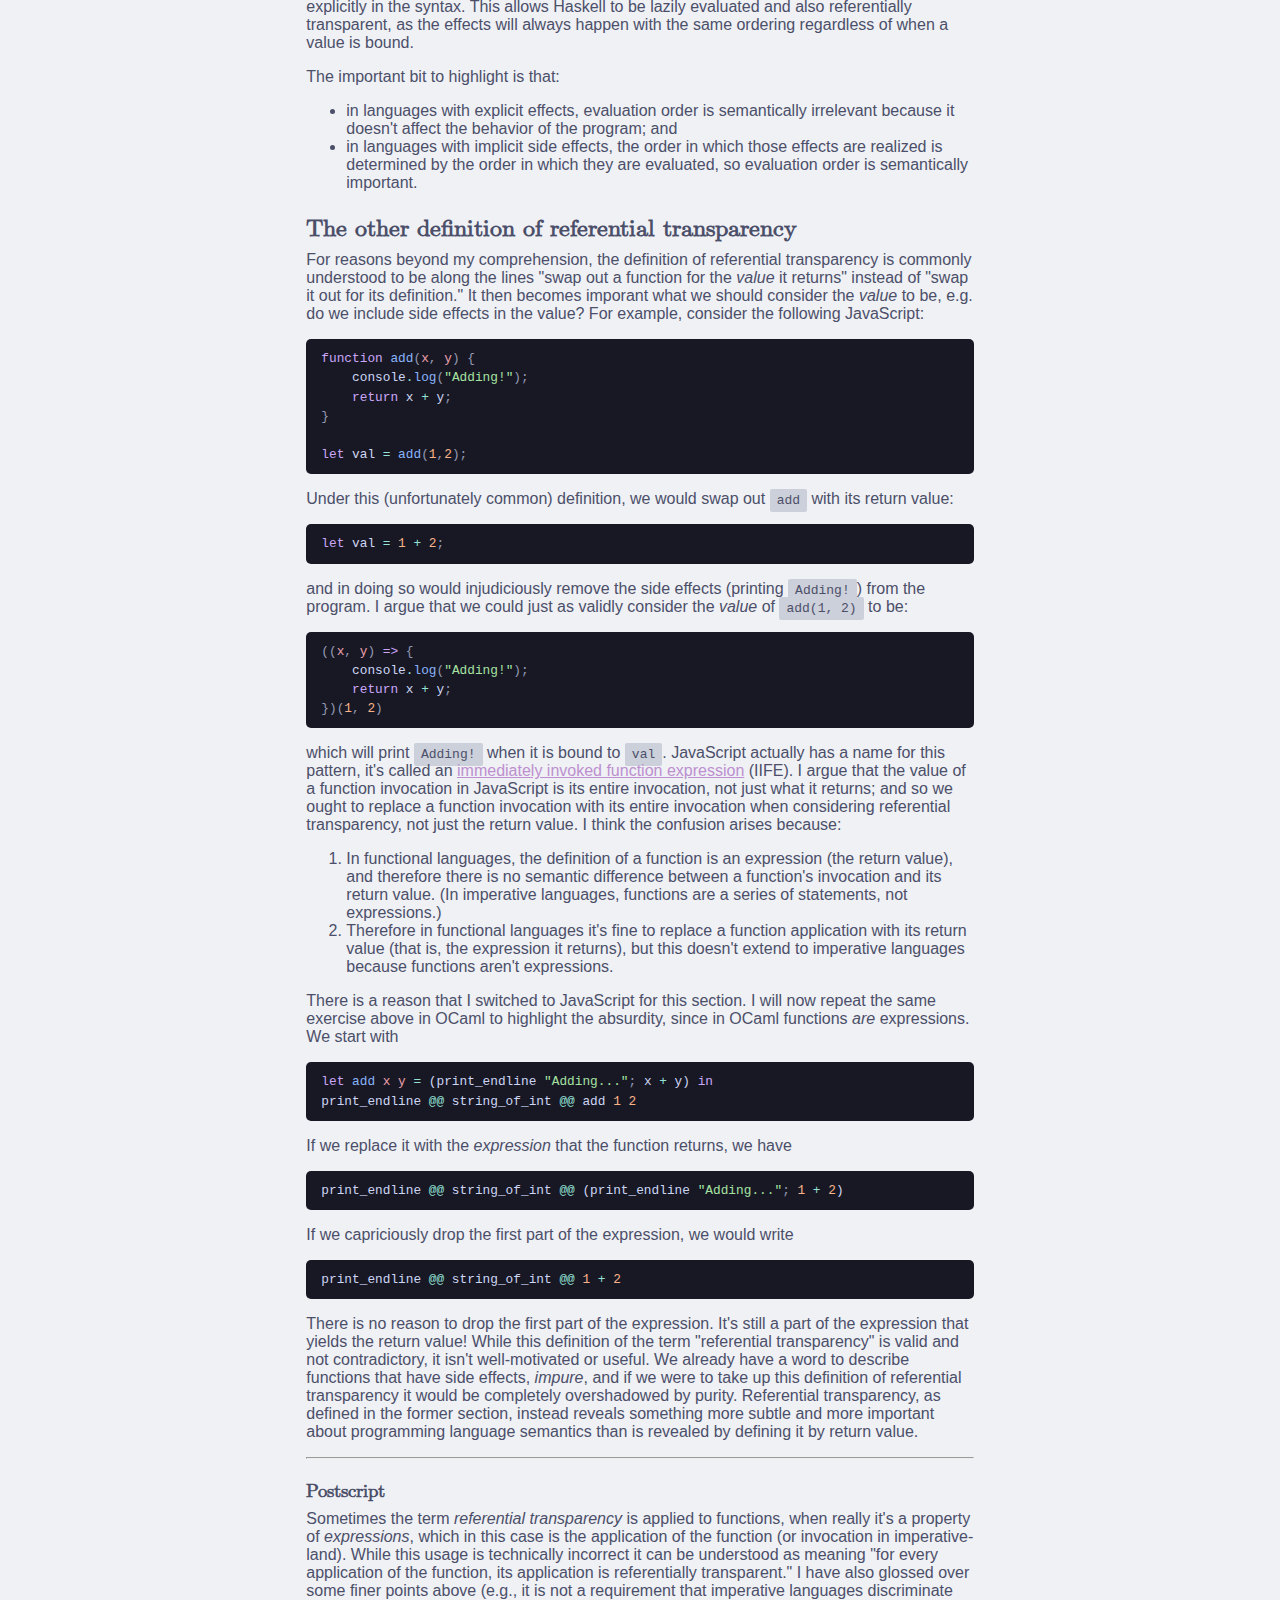
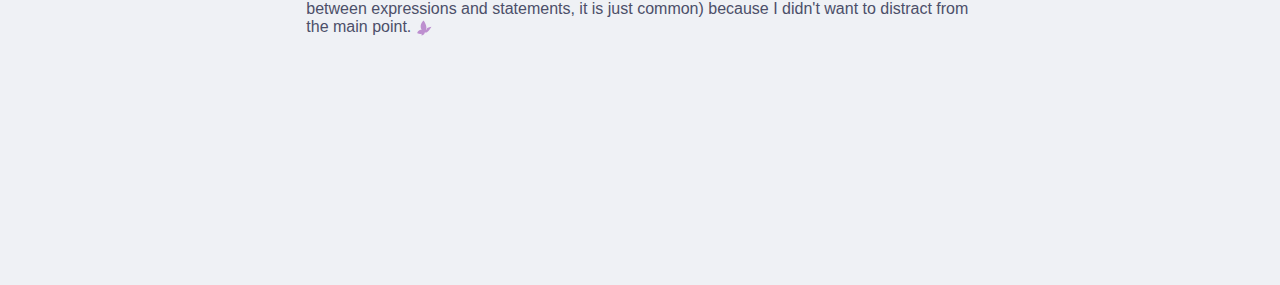
<file: 2025-11-15/referential-transparency.html>
<!DOCTYPE html><html><head><meta name="viewport" content="width=device-width, height=device-height, initial-scale=1"><link rel="stylesheet" href="/main.css"><title>Referential transparency
</title><link rel="icon" type="image/png" href="/favicon-96x96.png" sizes="96x96"><link rel="icon" type="image/svg+xml" href="/favicon.svg"><link rel="shortcut icon" href="/favicon.ico"><link rel="apple-touch-icon" sizes="180x180" href="/apple-touch-icon.png"><meta name="apple-mobile-web-app-title" content="quam serena"><link rel="manifest" href="/site.webmanifest"></head><body><header><h1><a style="all: unset; cursor: pointer" href="/">quam serena</a></h1></header><main><article><p><em>I am currently looking for a job! If you're hiring a new grad in 2026 for for Rust, TypeScript, or React, feel free to shoot me an email at serena (at) quamserena.com.</em></p>
<h1>Referential transparency</h1>
<p>From a theory perspective, referential transparency is <a href="https://stackoverflow.com/a/11740176/11485785">complicated</a> and idiosyncratic definitions common. For the purposes of this post I'll focus on the following definition of referential transparency:</p>
<blockquote>
<p>A term is referentially transparent iff every occurrence of that term can be replaced by that term's definition and vice-versa without materially changing the program.</p>
</blockquote>
<p>In other words, we want to be able to transparently swap out a term for the definition that it references without changing the program.</p>
<p>For example, in OCaml, we have</p>
<pre style="background-color:#1e1e2e;"><code class="language-ocaml"><span style="color:#cba6f7;">let </span><span style="color:#89b4fa;">add </span><span style="color:#eba0ac;">x y </span><span style="color:#94e2d5;">=</span><span style="color:#cdd6f4;"> x </span><span style="color:#94e2d5;">+</span><span style="color:#cdd6f4;"> y </span><span style="color:#cba6f7;">in
</span><span style="color:#cdd6f4;">print_endline </span><span style="color:#a6e3a1;">&quot;The sum is:&quot;</span><span style="color:#9399b2;">;
</span><span style="color:#cdd6f4;">print_endline </span><span style="color:#94e2d5;">@@</span><span style="color:#cdd6f4;"> string_of_int </span><span style="color:#94e2d5;">@@</span><span style="color:#cdd6f4;"> add </span><span style="color:#fab387;">1 2
</span></code></pre>
<p>in which the term <code>add 1 2</code> can be freely replaced by its definition <code>x + y</code> without changing program behavior:</p>
<pre style="background-color:#1e1e2e;"><code class="language-ocaml"><span style="color:#cdd6f4;">print_endline </span><span style="color:#94e2d5;">@@</span><span style="color:#cdd6f4;"> string_of_int </span><span style="color:#94e2d5;">@@ </span><span style="color:#fab387;">1 </span><span style="color:#94e2d5;">+ </span><span style="color:#fab387;">2
</span></code></pre>
<p>So, we can conclude that the application of <code>add</code> is referentially transparent. Let's try adding a side effect to <code>add</code> and see what happens:</p>
<pre style="background-color:#1e1e2e;"><code class="language-ocaml"><span style="color:#cba6f7;">let </span><span style="color:#89b4fa;">add </span><span style="color:#eba0ac;">x y </span><span style="color:#94e2d5;">= </span><span style="color:#cdd6f4;">(print_endline </span><span style="color:#a6e3a1;">&quot;Adding...&quot;</span><span style="color:#9399b2;">;</span><span style="color:#cdd6f4;"> x </span><span style="color:#94e2d5;">+</span><span style="color:#cdd6f4;"> y) </span><span style="color:#cba6f7;">in
</span><span style="color:#cdd6f4;">print_endline </span><span style="color:#a6e3a1;">&quot;The sum is:&quot;</span><span style="color:#9399b2;">;
</span><span style="color:#cdd6f4;">print_endline </span><span style="color:#94e2d5;">@@</span><span style="color:#cdd6f4;"> string_of_int </span><span style="color:#94e2d5;">@@</span><span style="color:#cdd6f4;"> add </span><span style="color:#fab387;">1 2
</span></code></pre>
<p>We get:</p>
<pre style="background-color:#1e1e2e;"><code><span style="color:#cdd6f4;">The sum is:
</span><span style="color:#cdd6f4;">Adding...
</span><span style="color:#cdd6f4;">3
</span></code></pre>
<p>Substituting <code>add</code>, we have</p>
<pre style="background-color:#1e1e2e;"><code class="language-ocaml"><span style="color:#cdd6f4;">print_endline </span><span style="color:#a6e3a1;">&quot;The sum is:&quot;</span><span style="color:#9399b2;">;
</span><span style="color:#cdd6f4;">print_endline </span><span style="color:#94e2d5;">@@</span><span style="color:#cdd6f4;"> string_of_int </span><span style="color:#94e2d5;">@@ </span><span style="color:#cdd6f4;">(print_endline </span><span style="color:#a6e3a1;">&quot;Adding...&quot;</span><span style="color:#9399b2;">;</span><span style="color:#cdd6f4;"> x </span><span style="color:#94e2d5;">+</span><span style="color:#cdd6f4;"> y)
</span></code></pre>
<p>And we get the same thing...</p>
<pre style="background-color:#1e1e2e;"><code><span style="color:#cdd6f4;">The sum is:
</span><span style="color:#cdd6f4;">Adding...
</span><span style="color:#cdd6f4;">3
</span></code></pre>
<p>So we can conclude that in this case the application of <code>add</code> is also referentially transparent, despite having side effects. (Yes, this is different than the normal definition of referential transparency. I'll get to that.) OCaml's problems come in when expressions have no parameters:</p>
<pre style="background-color:#1e1e2e;"><code class="language-ocaml"><span style="color:#cba6f7;">let </span><span style="color:#fab387;">sayhi </span><span style="color:#94e2d5;">=</span><span style="color:#cdd6f4;"> print_endline </span><span style="color:#a6e3a1;">&quot;Hi!&quot;</span><span style="color:#9399b2;">;
</span><span style="color:#cdd6f4;">sayhi</span><span style="color:#9399b2;">;
</span><span style="color:#cdd6f4;">sayhi
</span></code></pre>
<p>which only prints <code>Hi!</code> once because the side effects are realized when <code>sayhi</code> is bound. The solution is to give our function at least one parameter, in this case the unit type:</p>
<pre style="background-color:#1e1e2e;"><code class="language-ocaml"><span style="color:#cba6f7;">let </span><span style="color:#89b4fa;">sayhi </span><span style="color:#eba0ac;">() </span><span style="color:#94e2d5;">=</span><span style="color:#cdd6f4;"> print_endline </span><span style="color:#a6e3a1;">&quot;Hi!&quot;</span><span style="color:#9399b2;">;
</span><span style="color:#cdd6f4;">sayhi </span><span style="color:#f38ba8;">()</span><span style="color:#9399b2;">;
</span><span style="color:#cdd6f4;">sayhi </span><span style="color:#f38ba8;">()
</span></code></pre>
<p>and now it works as desired. This is because the zero-parameter (nullary) <code>sayhi</code> is a <em>value</em> and the one-parameter (unary) <code>sayhi ()</code> is a <em>function</em>, and <em>functions</em> are referentially transparent in OCaml while <em>variables</em> are not.</p>
<p>Haskell takes a different approach and ensures that all code is always referentially transparent by handling effects explicitly as values, e.g. monads. The problem on the OCaml side is that we don't have a way in the syntax to express directly the ordering in which side effects should be realized, and instead we have to do this indirectly by controlling when a value is bound. Haskell's semantics, on the other hand, have no concept of evaluation order (though operationally it is specified to be call-by-need), and instead the effect ordering is specified explicitly in the syntax. This allows Haskell to be lazily evaluated and also referentially transparent, as the effects will always happen with the same ordering regardless of when a value is bound.</p>
<p>The important bit to highlight is that:</p>
<ul>
<li>in languages with explicit effects, evaluation order is semantically irrelevant because it doesn't affect the behavior of the program; and</li>
<li>in languages with implicit side effects, the order in which those effects are realized is determined by the order in which they are evaluated, so evaluation order is semantically important.</li>
</ul>
<h2>The other definition of referential transparency</h2>
<p>For reasons beyond my comprehension, the definition of referential transparency is commonly understood to be along the lines &quot;swap out a function for the <em>value</em> it returns&quot; instead of &quot;swap it out for its definition.&quot; It then becomes imporant what we should consider the <em>value</em> to be, e.g. do we include side effects in the value? For example, consider the following JavaScript:</p>
<pre style="background-color:#1e1e2e;"><code class="language-js"><span style="color:#cba6f7;">function </span><span style="color:#89b4fa;">add</span><span style="color:#9399b2;">(</span><span style="color:#eba0ac;">x</span><span style="color:#9399b2;">, </span><span style="color:#eba0ac;">y</span><span style="color:#9399b2;">) {
</span><span style="color:#cdd6f4;">    console</span><span style="color:#94e2d5;">.</span><span style="color:#89b4fa;">log</span><span style="color:#9399b2;">(</span><span style="color:#a6e3a1;">&quot;Adding!&quot;</span><span style="color:#9399b2;">);
</span><span style="color:#cdd6f4;">    </span><span style="color:#cba6f7;">return </span><span style="color:#cdd6f4;">x </span><span style="color:#94e2d5;">+ </span><span style="color:#cdd6f4;">y</span><span style="color:#9399b2;">;
</span><span style="color:#9399b2;">}
</span><span style="color:#cdd6f4;">
</span><span style="color:#cba6f7;">let </span><span style="color:#cdd6f4;">val </span><span style="color:#94e2d5;">= </span><span style="color:#89b4fa;">add</span><span style="color:#9399b2;">(</span><span style="color:#fab387;">1</span><span style="color:#9399b2;">,</span><span style="color:#fab387;">2</span><span style="color:#9399b2;">);
</span></code></pre>
<p>Under this (unfortunately common) definition, we would swap out <code>add</code> with its return value:</p>
<pre style="background-color:#1e1e2e;"><code class="language-js"><span style="color:#cba6f7;">let </span><span style="color:#cdd6f4;">val </span><span style="color:#94e2d5;">= </span><span style="color:#fab387;">1 </span><span style="color:#94e2d5;">+ </span><span style="color:#fab387;">2</span><span style="color:#9399b2;">;
</span></code></pre>
<p>and in doing so would injudiciously remove the side effects (printing <code>Adding!</code>) from the program. I argue that we could just as validly consider the <em>value</em> of <code>add(1, 2)</code> to be:</p>
<pre style="background-color:#1e1e2e;"><code class="language-js"><span style="color:#9399b2;">((</span><span style="color:#eba0ac;">x</span><span style="color:#9399b2;">, </span><span style="color:#eba0ac;">y</span><span style="color:#9399b2;">) </span><span style="color:#cba6f7;">=&gt; </span><span style="color:#9399b2;">{
</span><span style="color:#cdd6f4;">    console</span><span style="color:#94e2d5;">.</span><span style="color:#89b4fa;">log</span><span style="color:#9399b2;">(</span><span style="color:#a6e3a1;">&quot;Adding!&quot;</span><span style="color:#9399b2;">);
</span><span style="color:#cdd6f4;">    </span><span style="color:#cba6f7;">return </span><span style="color:#cdd6f4;">x </span><span style="color:#94e2d5;">+ </span><span style="color:#cdd6f4;">y</span><span style="color:#9399b2;">;
</span><span style="color:#9399b2;">})(</span><span style="color:#fab387;">1</span><span style="color:#9399b2;">, </span><span style="color:#fab387;">2</span><span style="color:#9399b2;">)
</span></code></pre>
<p>which will print <code>Adding!</code> when it is bound to <code>val</code>. JavaScript actually has a name for this pattern, it's called an <a href="https://developer.mozilla.org/en-US/docs/Glossary/IIFE">immediately invoked function expression</a> (IIFE). I argue that the value of a function invocation in JavaScript is its entire invocation, not just what it returns; and so we ought to replace a function invocation with its entire invocation when considering referential transparency, not just the return value. I think the confusion arises because:</p>
<ol>
<li>In functional languages, the definition of a function is an expression (the return value), and therefore there is no semantic difference between a function's invocation and its return value. (In imperative languages, functions are a series of statements, not expressions.)</li>
<li>Therefore in functional languages it's fine to replace a function application with its return value (that is, the expression it returns), but this doesn't extend to imperative languages because functions aren't expressions.</li>
</ol>
<p>There is a reason that I switched to JavaScript for this section. I will now repeat the same exercise above in OCaml to highlight the absurdity, since in OCaml functions <em>are</em> expressions. We start with</p>
<pre style="background-color:#1e1e2e;"><code class="language-ocaml"><span style="color:#cba6f7;">let </span><span style="color:#89b4fa;">add </span><span style="color:#eba0ac;">x y </span><span style="color:#94e2d5;">= </span><span style="color:#cdd6f4;">(print_endline </span><span style="color:#a6e3a1;">&quot;Adding...&quot;</span><span style="color:#9399b2;">;</span><span style="color:#cdd6f4;"> x </span><span style="color:#94e2d5;">+</span><span style="color:#cdd6f4;"> y) </span><span style="color:#cba6f7;">in
</span><span style="color:#cdd6f4;">print_endline </span><span style="color:#94e2d5;">@@</span><span style="color:#cdd6f4;"> string_of_int </span><span style="color:#94e2d5;">@@</span><span style="color:#cdd6f4;"> add </span><span style="color:#fab387;">1 2
</span></code></pre>
<p>If we replace it with the <em>expression</em> that the function returns, we have</p>
<pre style="background-color:#1e1e2e;"><code class="language-ocaml"><span style="color:#cdd6f4;">print_endline </span><span style="color:#94e2d5;">@@</span><span style="color:#cdd6f4;"> string_of_int </span><span style="color:#94e2d5;">@@ </span><span style="color:#cdd6f4;">(print_endline </span><span style="color:#a6e3a1;">&quot;Adding...&quot;</span><span style="color:#9399b2;">; </span><span style="color:#fab387;">1 </span><span style="color:#94e2d5;">+ </span><span style="color:#fab387;">2</span><span style="color:#cdd6f4;">)
</span></code></pre>
<p>If we capriciously drop the first part of the expression, we would write</p>
<pre style="background-color:#1e1e2e;"><code class="language-ocaml"><span style="color:#cdd6f4;">print_endline </span><span style="color:#94e2d5;">@@</span><span style="color:#cdd6f4;"> string_of_int </span><span style="color:#94e2d5;">@@ </span><span style="color:#fab387;">1 </span><span style="color:#94e2d5;">+ </span><span style="color:#fab387;">2
</span></code></pre>
<p>There is no reason to drop the first part of the expression. It's still a part of the expression that yields the return value! While this definition of the term &quot;referential transparency&quot; is valid and not contradictory, it isn't well-motivated or useful. We already have a word to describe functions that have side effects, <em>impure</em>, and if we were to take up this definition of referential transparency it would be completely overshadowed by purity. Referential transparency, as defined in the former section, instead reveals something more subtle and more important about programming language semantics than is revealed by defining it by return value.</p>
<hr />
<h3>Postscript</h3>
<p>Sometimes the term <em>referential transparency</em> is applied to functions, when really it's a property of <em>expressions</em>, which in this case is the application of the function (or invocation in imperative-land). While this usage is technically incorrect it can be understood as meaning &quot;for every application of the function, its application is referentially transparent.&quot; I have also glossed over some finer points above (e.g., it is not a requirement that imperative languages discriminate between expressions and statements, it is just common) because I didn't want to distract from the main point.<img src="/butterfly.svg" class="butterfly qed"/></p></article><div class="bottom-spacer"></div></main></body></html>
</file>
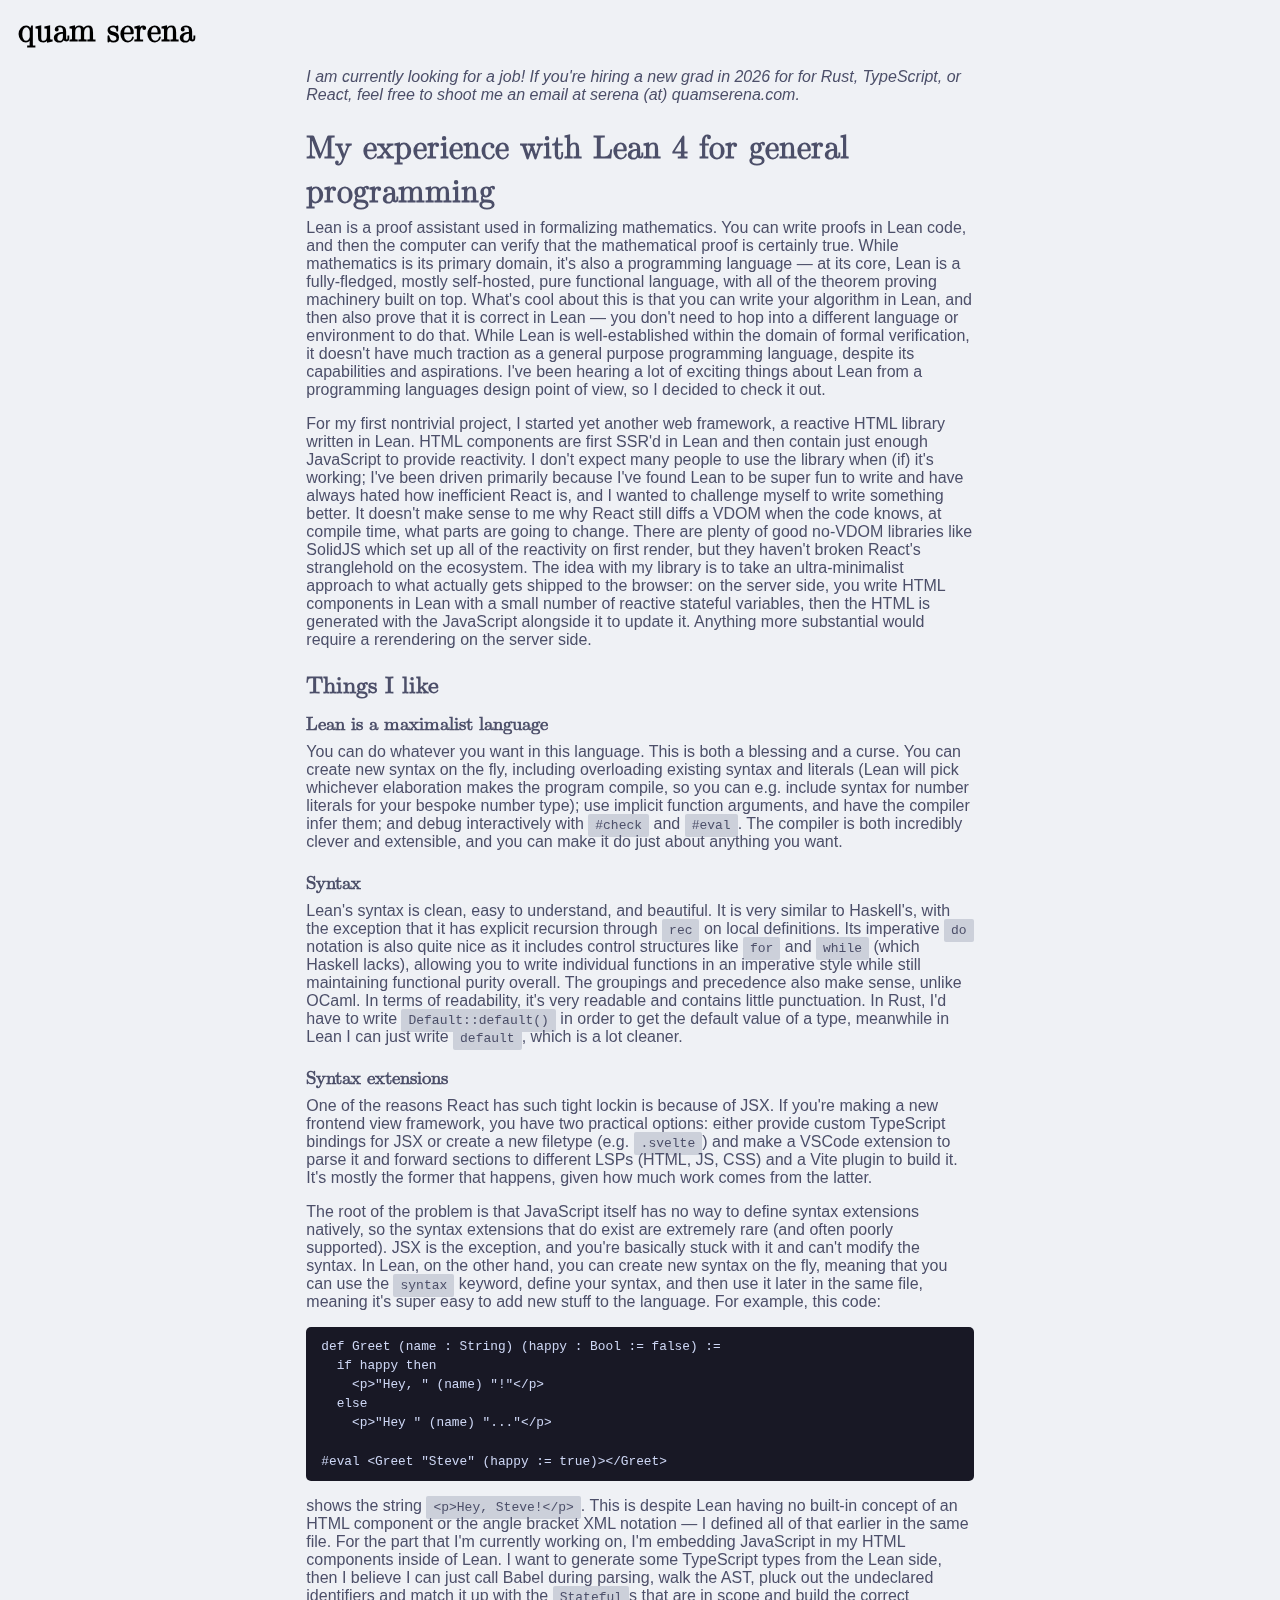
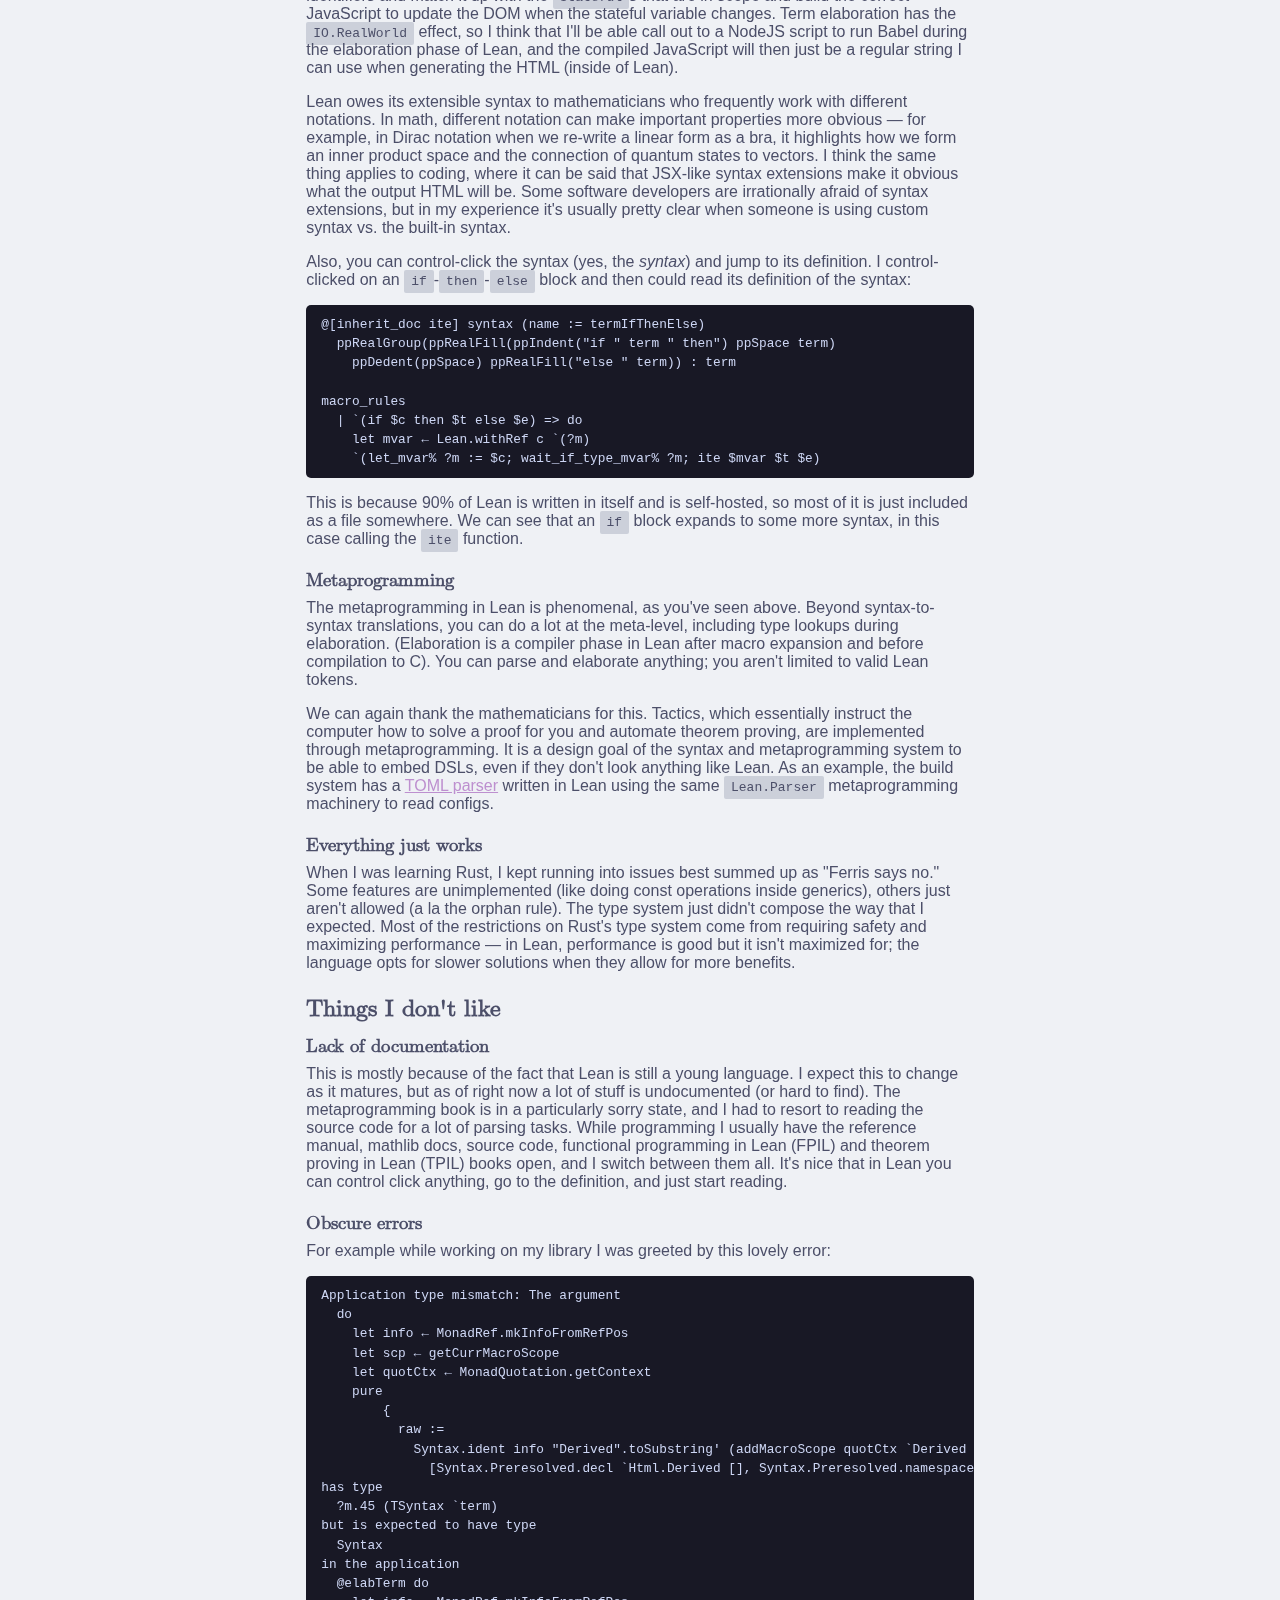
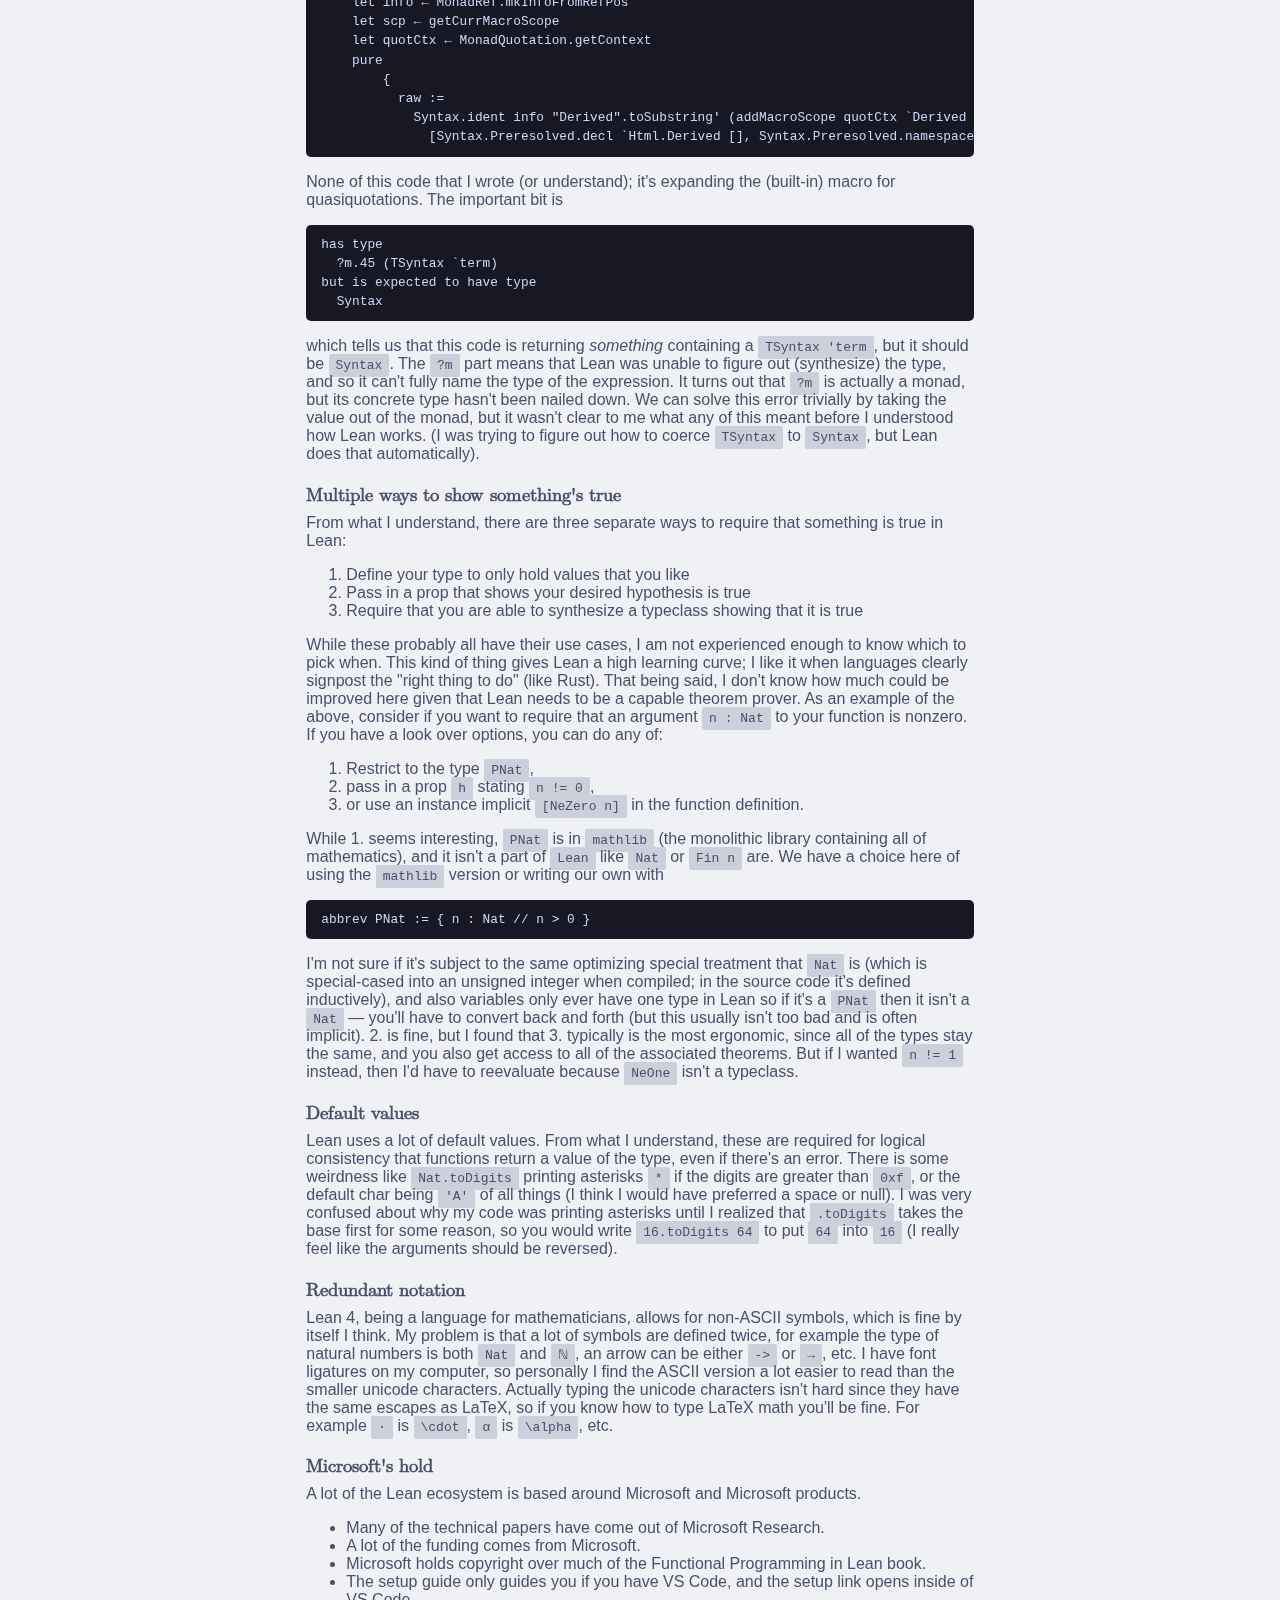
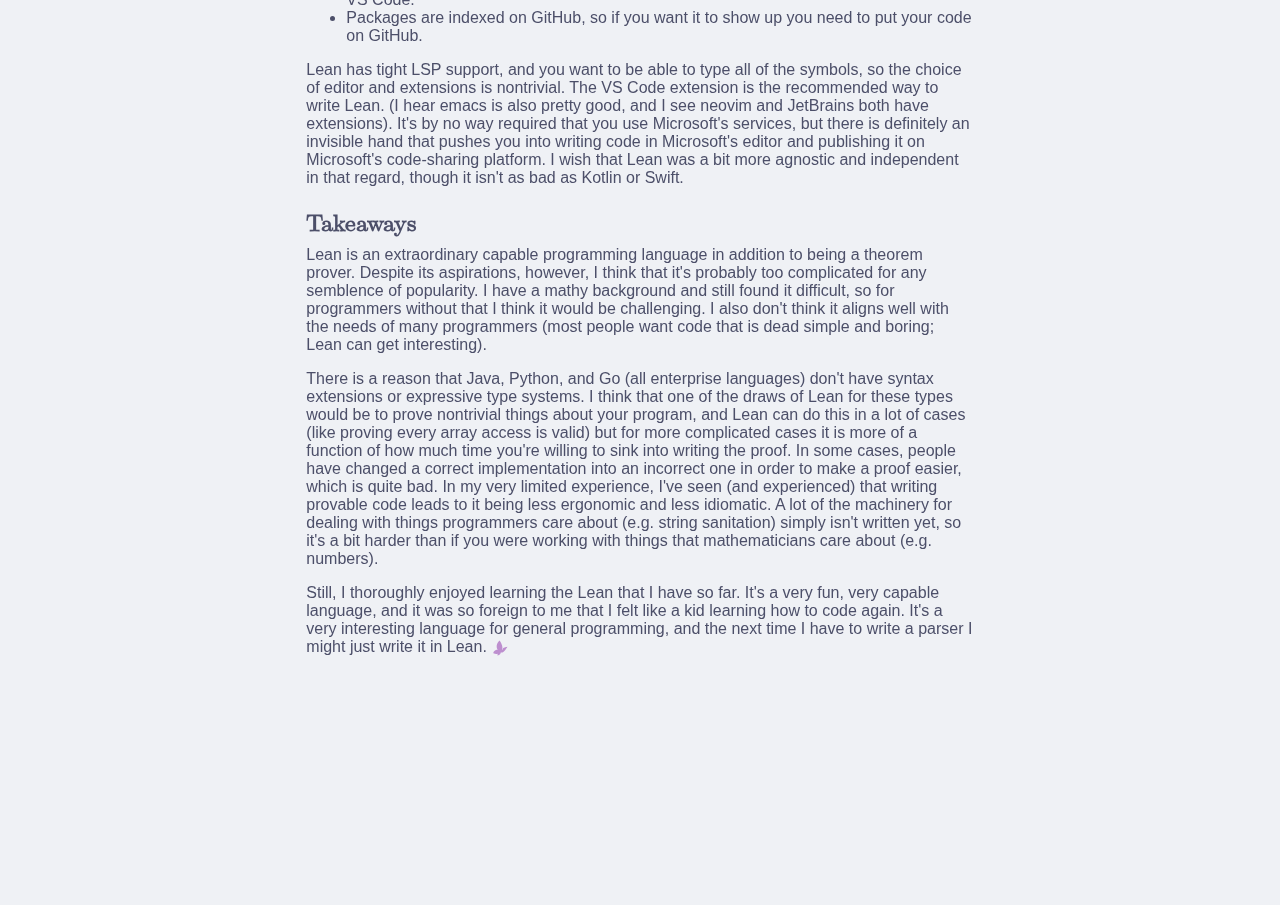
<file: 2025-12-10/my-experience-with-lean-4-for-general-programming.html>
<!DOCTYPE html><html><head><meta name="viewport" content="width=device-width, height=device-height, initial-scale=1"><link rel="stylesheet" href="/main.css"><title>My experience with Lean 4 for general programming
</title><link rel="icon" type="image/png" href="/favicon-96x96.png" sizes="96x96"><link rel="icon" type="image/svg+xml" href="/favicon.svg"><link rel="shortcut icon" href="/favicon.ico"><link rel="apple-touch-icon" sizes="180x180" href="/apple-touch-icon.png"><meta name="apple-mobile-web-app-title" content="quam serena"><link rel="manifest" href="/site.webmanifest"></head><body><header><h1><a style="all: unset; cursor: pointer" href="/">quam serena</a></h1></header><main><article><p><em>I am currently looking for a job! If you're hiring a new grad in 2026 for for Rust, TypeScript, or React, feel free to shoot me an email at serena (at) quamserena.com.</em></p>
<h1>My experience with Lean 4 for general programming</h1>
<p>Lean is a proof assistant used in formalizing mathematics. You can write proofs in Lean code, and then the computer can verify that the mathematical proof is certainly true. While mathematics is its primary domain, it's also a programming language — at its core, Lean is a fully-fledged, mostly self-hosted, pure functional language, with all of the theorem proving machinery built on top. What's cool about this is that you can write your algorithm in Lean, and then also prove that it is correct in Lean — you don't need to hop into a different language or environment to do that. While Lean is well-established within the domain of formal verification, it doesn't have much traction as a general purpose programming language, despite its capabilities and aspirations. I've been hearing a lot of exciting things about Lean from a programming languages design point of view, so I decided to check it out.</p>
<p>For my first nontrivial project, I started yet another web framework, a reactive HTML library written in Lean. HTML components are first SSR'd in Lean and then contain just enough JavaScript to provide reactivity. I don't expect many people to use the library when (if) it's working; I've been driven primarily because I've found Lean to be super fun to write and have always hated how inefficient React is, and I wanted to challenge myself to write something better. It doesn't make sense to me why React still diffs a VDOM when the code knows, at compile time, what parts are going to change. There are plenty of good no-VDOM libraries like SolidJS which set up all of the reactivity on first render, but they haven't broken React's stranglehold on the ecosystem. The idea with my library is to take an ultra-minimalist approach to what actually gets shipped to the browser: on the server side, you write HTML components in Lean with a small number of reactive stateful variables, then the HTML is generated with the JavaScript alongside it to update it. Anything more substantial would require a rerendering on the server side.</p>
<h2>Things I like</h2>
<h3>Lean is a maximalist language</h3>
<p>You can do whatever you want in this language. This is both a blessing and a curse. You can create new syntax on the fly, including overloading existing syntax and literals (Lean will pick whichever elaboration makes the program compile, so you can e.g. include syntax for number literals for your bespoke number type); use implicit function arguments, and have the compiler infer them; and debug interactively with <code>#check</code> and <code>#eval</code>. The compiler is both incredibly clever and extensible, and you can make it do just about anything you want.</p>
<h3>Syntax</h3>
<p>Lean's syntax is clean, easy to understand, and beautiful. It is very similar to Haskell's, with the exception that it has explicit recursion through <code>rec</code> on local definitions. Its imperative <code>do</code> notation is also quite nice as it includes control structures like <code>for</code> and <code>while</code> (which Haskell lacks), allowing you to write individual functions in an imperative style while still maintaining functional purity overall. The groupings and precedence also make sense, unlike OCaml. In terms of readability, it's very readable and contains little punctuation. In Rust, I'd have to write <code>Default::default()</code> in order to get the default value of a type, meanwhile in Lean I can just write <code>default</code>, which is a lot cleaner.</p>
<h3>Syntax extensions</h3>
<p>One of the reasons React has such tight lockin is because of JSX. If you're making a new frontend view framework, you have two practical options: either provide custom TypeScript bindings for JSX or create a new filetype (e.g. <code>.svelte</code>) and make a VSCode extension to parse it and forward sections to different LSPs (HTML, JS, CSS) and a Vite plugin to build it. It's mostly the former that happens, given how much work comes from the latter.</p>
<p>The root of the problem is that JavaScript itself has no way to define syntax extensions natively, so the syntax extensions that do exist are extremely rare (and often poorly supported). JSX is the exception, and you're basically stuck with it and can't modify the syntax. In Lean, on the other hand, you can create new syntax on the fly, meaning that you can use the <code>syntax</code> keyword, define your syntax, and then use it later in the same file, meaning it's super easy to add new stuff to the language. For example, this code:</p>
<pre style="background-color:#1e1e2e;"><code class="language-lean4"><span style="color:#cdd6f4;">def Greet (name : String) (happy : Bool := false) :=
</span><span style="color:#cdd6f4;">  if happy then
</span><span style="color:#cdd6f4;">    &lt;p&gt;&quot;Hey, &quot; (name) &quot;!&quot;&lt;/p&gt;
</span><span style="color:#cdd6f4;">  else
</span><span style="color:#cdd6f4;">    &lt;p&gt;&quot;Hey &quot; (name) &quot;...&quot;&lt;/p&gt;
</span><span style="color:#cdd6f4;">
</span><span style="color:#cdd6f4;">#eval &lt;Greet &quot;Steve&quot; (happy := true)&gt;&lt;/Greet&gt;
</span></code></pre>
<p>shows the string <code>&lt;p&gt;Hey, Steve!&lt;/p&gt;</code>. This is despite Lean having no built-in concept of an HTML component or the angle bracket XML notation — I defined all of that earlier in the same file. For the part that I'm currently working on, I'm embedding JavaScript in my HTML components inside of Lean. I want to generate some TypeScript types from the Lean side, then I believe I can just call Babel during parsing, walk the AST, pluck out the undeclared identifiers and match it up with the <code>Stateful</code>s that are in scope and build the correct JavaScript to update the DOM when the stateful variable changes. Term elaboration has the <code>IO.RealWorld</code> effect, so I think that I'll be able call out to a NodeJS script to run Babel during the elaboration phase of Lean, and the compiled JavaScript will then just be a regular string I can use when generating the HTML (inside of Lean).</p>
<p>Lean owes its extensible syntax to mathematicians who frequently work with different notations. In math, different notation can make important properties more obvious — for example, in Dirac notation when we re-write a linear form as a bra, it highlights how we form an inner product space and the connection of quantum states to vectors. I think the same thing applies to coding, where it can be said that JSX-like syntax extensions make it obvious what the output HTML will be. Some software developers are irrationally afraid of syntax extensions, but in my experience it's usually pretty clear when someone is using custom syntax vs. the built-in syntax.</p>
<p>Also, you can control-click the syntax (yes, the <em>syntax</em>) and jump to its definition. I control-clicked on an <code>if</code>-<code>then</code>-<code>else</code> block and then could read its definition of the syntax:</p>
<pre style="background-color:#1e1e2e;"><code class="language-lean4"><span style="color:#cdd6f4;">@[inherit_doc ite] syntax (name := termIfThenElse)
</span><span style="color:#cdd6f4;">  ppRealGroup(ppRealFill(ppIndent(&quot;if &quot; term &quot; then&quot;) ppSpace term)
</span><span style="color:#cdd6f4;">    ppDedent(ppSpace) ppRealFill(&quot;else &quot; term)) : term
</span><span style="color:#cdd6f4;">
</span><span style="color:#cdd6f4;">macro_rules
</span><span style="color:#cdd6f4;">  | `(if $c then $t else $e) =&gt; do
</span><span style="color:#cdd6f4;">    let mvar ← Lean.withRef c `(?m)
</span><span style="color:#cdd6f4;">    `(let_mvar% ?m := $c; wait_if_type_mvar% ?m; ite $mvar $t $e)
</span></code></pre>
<p>This is because 90% of Lean is written in itself and is self-hosted, so most of it is just included as a file somewhere. We can see that an <code>if</code> block expands to some more syntax, in this case calling the <code>ite</code> function.</p>
<h3>Metaprogramming</h3>
<p>The metaprogramming in Lean is phenomenal, as you've seen above. Beyond syntax-to-syntax translations, you can do a lot at the meta-level, including type lookups during elaboration. (Elaboration is a compiler phase in Lean after macro expansion and before compilation to C). You can parse and elaborate anything; you aren't limited to valid Lean tokens.</p>
<p>We can again thank the mathematicians for this. Tactics, which essentially instruct the computer how to solve a proof for you and automate theorem proving, are implemented through metaprogramming. It is a design goal of the syntax and metaprogramming system to be able to embed DSLs, even if they don't look anything like Lean. As an example, the build system has a <a href="https://github.com/leanprover/lean4/blob/9d4ad1273f6cea397c3066c2c83062a4410d16bf/src/lake/Lake/Toml/ParserUtil.lean">TOML parser</a> written in Lean using the same <code>Lean.Parser</code> metaprogramming machinery to read configs.</p>
<h3>Everything just works</h3>
<p>When I was learning Rust, I kept running into issues best summed up as &quot;Ferris says no.&quot; Some features are unimplemented (like doing const operations inside generics), others just aren't allowed (a la the orphan rule). The type system just didn't compose the way that I expected. Most of the restrictions on Rust's type system come from requiring safety and maximizing performance — in Lean, performance is good but it isn't maximized for; the language opts for slower solutions when they allow for more benefits.</p>
<h2>Things I don't like</h2>
<h3>Lack of documentation</h3>
<p>This is mostly because of the fact that Lean is still a young language. I expect this to change as it matures, but as of right now a lot of stuff is undocumented (or hard to find). The metaprogramming book is in a particularly sorry state, and I had to resort to reading the source code for a lot of parsing tasks. While programming I usually have the reference manual, mathlib docs, source code, functional programming in Lean (FPIL) and theorem proving in Lean (TPIL) books open, and I switch between them all. It's nice that in Lean you can control click anything, go to the definition, and just start reading.</p>
<h3>Obscure errors</h3>
<p>For example while working on my library I was greeted by this lovely error:</p>
<pre style="background-color:#1e1e2e;"><code class="language-lean4"><span style="color:#cdd6f4;">Application type mismatch: The argument
</span><span style="color:#cdd6f4;">  do
</span><span style="color:#cdd6f4;">    let info ← MonadRef.mkInfoFromRefPos
</span><span style="color:#cdd6f4;">    let scp ← getCurrMacroScope
</span><span style="color:#cdd6f4;">    let quotCtx ← MonadQuotation.getContext
</span><span style="color:#cdd6f4;">    pure
</span><span style="color:#cdd6f4;">        {
</span><span style="color:#cdd6f4;">          raw :=
</span><span style="color:#cdd6f4;">            Syntax.ident info &quot;Derived&quot;.toSubstring&#39; (addMacroScope quotCtx `Derived scp)
</span><span style="color:#cdd6f4;">              [Syntax.Preresolved.decl `Html.Derived [], Syntax.Preresolved.namespace `Html.Derived] }
</span><span style="color:#cdd6f4;">has type
</span><span style="color:#cdd6f4;">  ?m.45 (TSyntax `term)
</span><span style="color:#cdd6f4;">but is expected to have type
</span><span style="color:#cdd6f4;">  Syntax
</span><span style="color:#cdd6f4;">in the application
</span><span style="color:#cdd6f4;">  @elabTerm do
</span><span style="color:#cdd6f4;">    let info ← MonadRef.mkInfoFromRefPos
</span><span style="color:#cdd6f4;">    let scp ← getCurrMacroScope
</span><span style="color:#cdd6f4;">    let quotCtx ← MonadQuotation.getContext
</span><span style="color:#cdd6f4;">    pure
</span><span style="color:#cdd6f4;">        {
</span><span style="color:#cdd6f4;">          raw :=
</span><span style="color:#cdd6f4;">            Syntax.ident info &quot;Derived&quot;.toSubstring&#39; (addMacroScope quotCtx `Derived scp)
</span><span style="color:#cdd6f4;">              [Syntax.Preresolved.decl `Html.Derived [], Syntax.Preresolved.namespace `Html.Derived] }
</span></code></pre>
<p>None of this code that I wrote (or understand); it's expanding the (built-in) macro for quasiquotations. The important bit is</p>
<pre style="background-color:#1e1e2e;"><code><span style="color:#cdd6f4;">has type
</span><span style="color:#cdd6f4;">  ?m.45 (TSyntax `term)
</span><span style="color:#cdd6f4;">but is expected to have type
</span><span style="color:#cdd6f4;">  Syntax
</span></code></pre>
<p>which tells us that this code is returning <em>something</em> containing a <code>TSyntax 'term</code>, but it should be <code>Syntax</code>. The <code>?m</code> part means that Lean was unable to figure out (synthesize) the type, and so it can't fully name the type of the expression. It turns out that <code>?m</code> is actually a monad, but its concrete type hasn't been nailed down. We can solve this error trivially by taking the value out of the monad, but it wasn't clear to me what any of this meant before I understood how Lean works. (I was trying to figure out how to coerce <code>TSyntax</code> to <code>Syntax</code>, but Lean does that automatically).</p>
<h3>Multiple ways to show something's true</h3>
<p>From what I understand, there are three separate ways to require that something is true in Lean:</p>
<ol>
<li>Define your type to only hold values that you like</li>
<li>Pass in a prop that shows your desired hypothesis is true</li>
<li>Require that you are able to synthesize a typeclass showing that it is true</li>
</ol>
<p>While these probably all have their use cases, I am not experienced enough to know which to pick when. This kind of thing gives Lean a high learning curve; I like it when languages clearly signpost the &quot;right thing to do&quot; (like Rust). That being said, I don't know how much could be improved here given that Lean needs to be a capable theorem prover. As an example of the above, consider if you want to require that an argument <code>n : Nat</code> to your function is nonzero. If you have a look over options, you can do any of:</p>
<ol>
<li>Restrict to the type <code>PNat</code>,</li>
<li>pass in a prop <code>h</code> stating <code>n != 0</code>,</li>
<li>or use an instance implicit <code>[NeZero n]</code> in the function definition.</li>
</ol>
<p>While 1. seems interesting, <code>PNat</code> is in <code>mathlib</code> (the monolithic library containing all of mathematics), and it isn't a part of <code>Lean</code> like <code>Nat</code> or <code>Fin n</code> are. We have a choice here of using the <code>mathlib</code> version or writing our own with</p>
<pre style="background-color:#1e1e2e;"><code class="language-lean4"><span style="color:#cdd6f4;">abbrev PNat := { n : Nat // n &gt; 0 }
</span></code></pre>
<p>I'm not sure if it's subject to the same optimizing special treatment that <code>Nat</code> is (which is special-cased into an unsigned integer when compiled; in the source code it's defined inductively), and also variables only ever have one type in Lean so if it's a <code>PNat</code> then it isn't a <code>Nat</code> — you'll have to convert back and forth (but this usually isn't too bad and is often implicit). 2. is fine, but I found that 3. typically is the most ergonomic, since all of the types stay the same, and you also get access to all of the associated theorems. But if I wanted <code>n != 1</code> instead, then I'd have to reevaluate because <code>NeOne</code> isn't a typeclass.</p>
<h3>Default values</h3>
<p>Lean uses a lot of default values. From what I understand, these are required for logical consistency that functions return a value of the type, even if there's an error. There is some weirdness like <code>Nat.toDigits</code> printing asterisks <code>*</code> if the digits are greater than <code>0xf</code>, or the default char being <code>'A'</code> of all things (I think I would have preferred a space or null). I was very confused about why my code was printing asterisks until I realized that <code>.toDigits</code> takes the base first for some reason, so you would write <code>16.toDigits 64</code> to put <code>64</code> into <code>16</code> (I really feel like the arguments should be reversed).</p>
<h3>Redundant notation</h3>
<p>Lean 4, being a language for mathematicians, allows for non-ASCII symbols, which is fine by itself I think. My problem is that a lot of symbols are defined twice, for example the type of natural numbers is both <code>Nat</code> and <code>ℕ</code>, an arrow can be either <code>-&gt;</code> or <code>→</code>, etc. I have font ligatures on my computer, so personally I find the ASCII version a lot easier to read than the smaller unicode characters. Actually typing the unicode characters isn't hard since they have the same escapes as LaTeX, so if you know how to type LaTeX math you'll be fine. For example <code>·</code> is <code>\cdot</code>, <code>α</code> is <code>\alpha</code>, etc.</p>
<h3>Microsoft's hold</h3>
<p>A lot of the Lean ecosystem is based around Microsoft and Microsoft products.</p>
<ul>
<li>Many of the technical papers have come out of Microsoft Research.</li>
<li>A lot of the funding comes from Microsoft.</li>
<li>Microsoft holds copyright over much of the Functional Programming in Lean book.</li>
<li>The setup guide only guides you if you have VS Code, and the setup link opens inside of VS Code.</li>
<li>Packages are indexed on GitHub, so if you want it to show up you need to put your code on GitHub.</li>
</ul>
<p>Lean has tight LSP support, and you want to be able to type all of the symbols, so the choice of editor and extensions is nontrivial. The VS Code extension is the recommended way to write Lean. (I hear emacs is also pretty good, and I see neovim and JetBrains both have extensions). It's by no way required that you use Microsoft's services, but there is definitely an invisible hand that pushes you into writing code in Microsoft's editor and publishing it on Microsoft's code-sharing platform. I wish that Lean was a bit more agnostic and independent in that regard, though it isn't as bad as Kotlin or Swift.</p>
<h2>Takeaways</h2>
<p>Lean is an extraordinary capable programming language in addition to being a theorem prover. Despite its aspirations, however, I think that it's probably too complicated for any semblence of popularity. I have a mathy background and still found it difficult, so for programmers without that I think it would be challenging. I also don't think it aligns well with the needs of many programmers (most people want code that is dead simple and boring; Lean can get interesting).</p>
<p>There is a reason that Java, Python, and Go (all enterprise languages) don't have syntax extensions or expressive type systems. I think that one of the draws of Lean for these types would be to prove nontrivial things about your program, and Lean can do this in a lot of cases (like proving every array access is valid) but for more complicated cases it is more of a function of how much time you're willing to sink into writing the proof. In some cases, people have changed a correct implementation into an incorrect one in order to make a proof easier, which is quite bad. In my very limited experience, I've seen (and experienced) that writing provable code leads to it being less ergonomic and less idiomatic. A lot of the machinery for dealing with things programmers care about (e.g. string sanitation) simply isn't written yet, so it's a bit harder than if you were working with things that mathematicians care about (e.g. numbers).</p>
<p>Still, I thoroughly enjoyed learning the Lean that I have so far. It's a very fun, very capable language, and it was so foreign to me that I felt like a kid learning how to code again. It's a very interesting language for general programming, and the next time I have to write a parser I might just write it in Lean.<img src="/butterfly.svg" class="butterfly qed"/></p></article><div class="bottom-spacer"></div></main></body></html>
</file>
<file: main.css>
@import url("./catppuccin.css");
@import url("./fonts.css");

:root {
    --text: var(--ctp-latte-text);
    --bg: var(--ctp-latte-base);
    --surface: var(--ctp-latte-surface0);
    --primary: #bd8fcfff;
    font-family: sans-serif;
}

header {
    color: black
}

@media (prefers-color-scheme: dark) {
    :root {
        --text: var(--ctp-mocha-text);
        --bg: var(--ctp-mocha-base);
        --surface: var(--ctp-mocha-surface0);
    }

    header {
        color: white;
    }
}

a {
    color: var(--primary)
}

pre:has(code) {
    padding: 10px 15px;
    background-color: var(--ctp-mocha-mantle) !important;
    border-radius: 5px;
    font-size: 0.8rem;
    line-height: 1.5;
    overflow-x: scroll;
}

code:not(pre code) {
    padding: 4px 7px;
    background-color: var(--surface);
    border-radius: 2px;
    font-size: inherit;
}

h1, h2, h3, h4, h5, h6 {
    font-family: 'Computer Modern';
    margin-bottom: -10px;
}

body {
    padding: 0 10px;
}

header h1 {
    margin: 0;
}

html {
    margin: 0;
    padding: 0;
    color: var(--text);
    background-color: var(--bg);
}

article {
    max-width: 75ch;
    margin: auto;
}

.butterfly {
    height: 1em;
    vertical-align: middle;
}

.qed {
    margin-left: 5px;
}

.bottom-spacer {
    height: max(25vh, 100px);
}

.post-listing p {
    all: unset;
}
</file>
